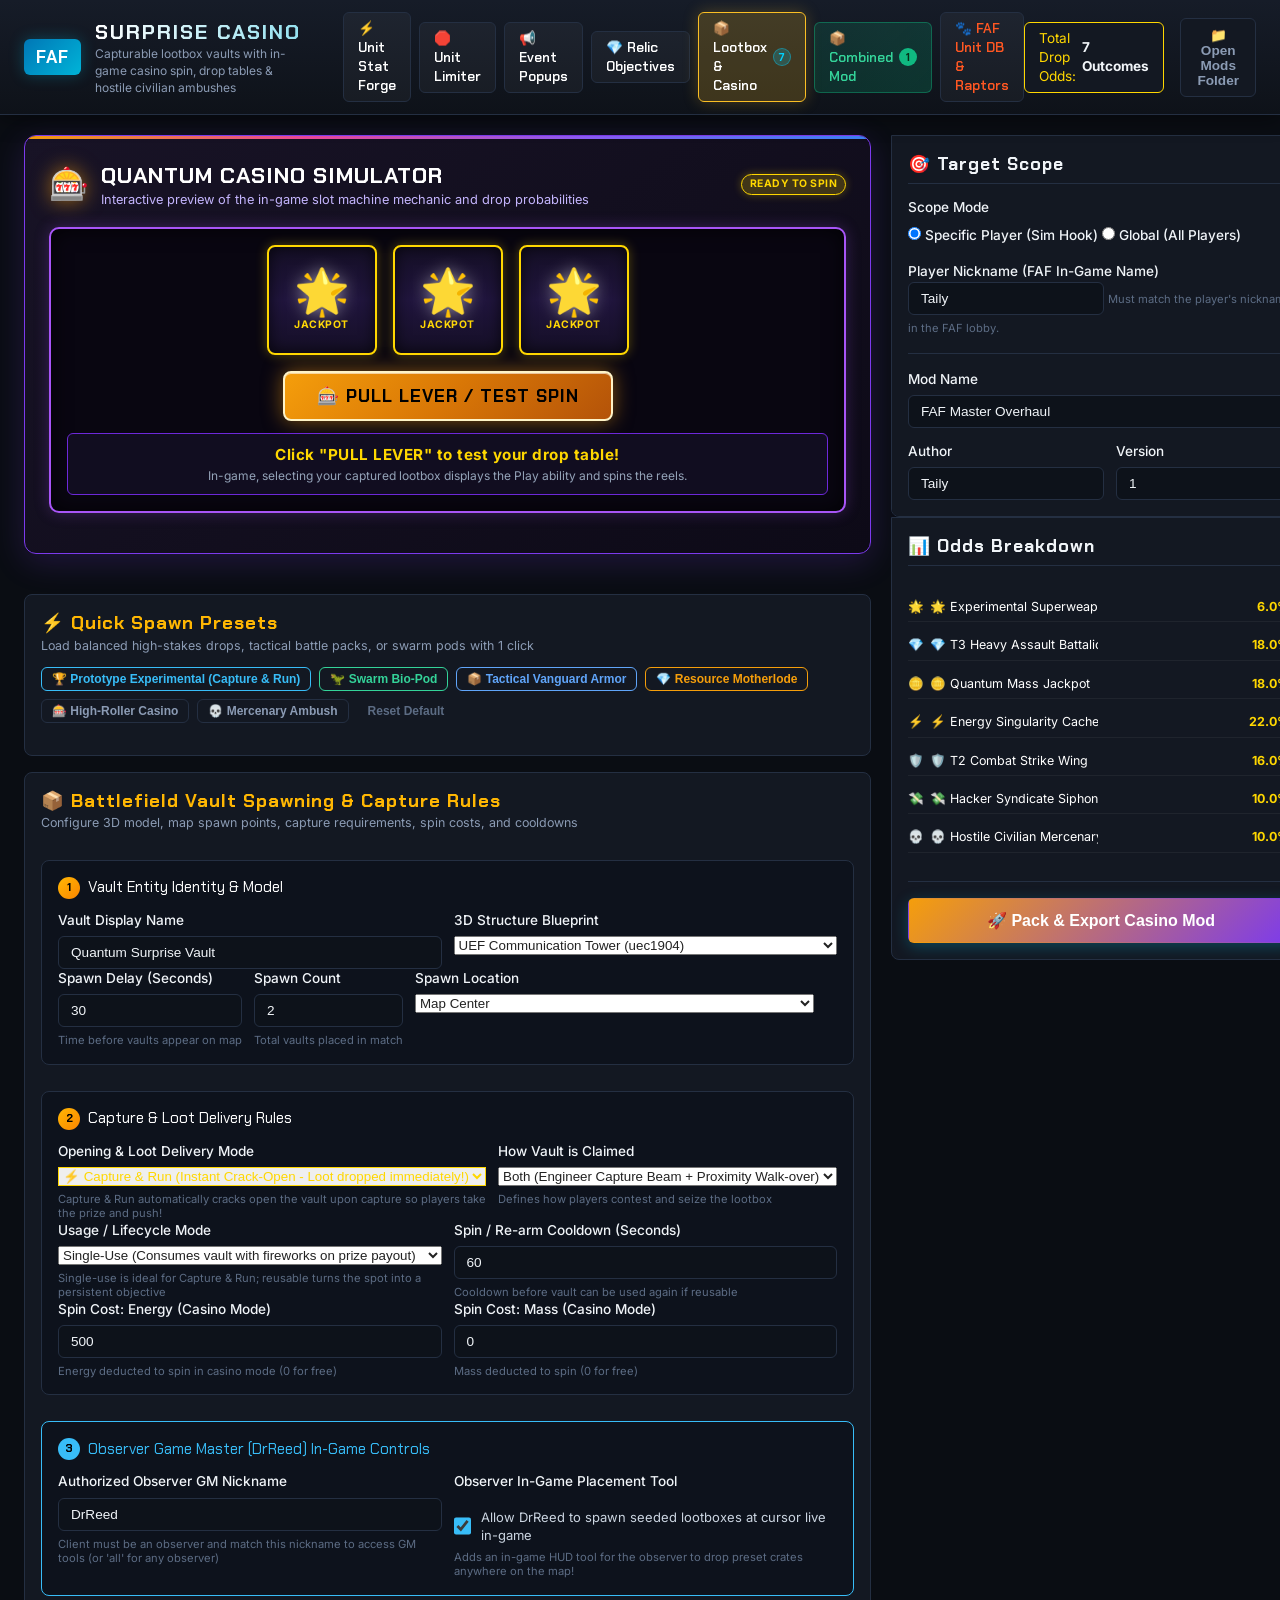
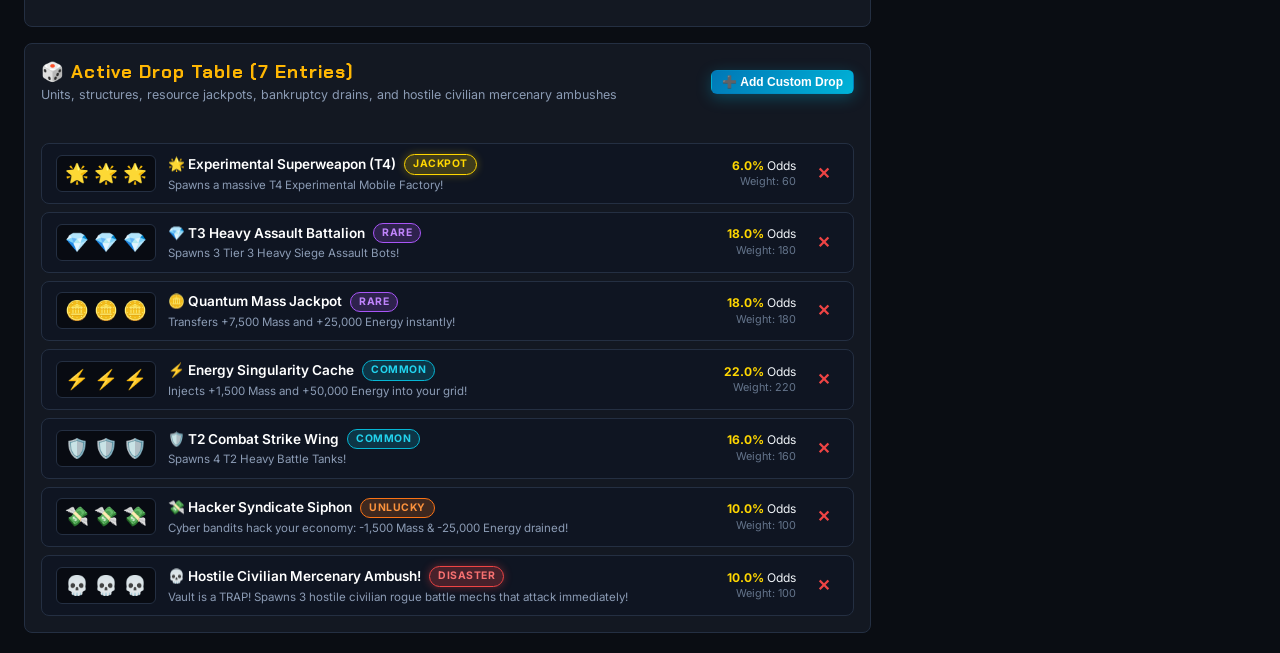
<file: templates/lootbox.html>
<!DOCTYPE html>
<html lang="en">
<head>
  <meta charset="UTF-8">
  <meta name="viewport" content="width=device-width, initial-scale=1.0">
  <title>FAF Mod Forge - Surprise Casino & Lootbox Engine</title>
  <link rel="stylesheet" href="/static/css/spooky.css">
  <link rel="stylesheet" href="/static/css/app.css">
  <link rel="preconnect" href="https://fonts.googleapis.com">
  <link rel="preconnect" href="https://fonts.gstatic.com" crossorigin>
  <link href="https://fonts.googleapis.com/css2?family=Chakra+Petch:wght@400;600;700&family=Inter:wght@400;500;600;700&display=swap" rel="stylesheet">
</head>
<body>
  <header class="app-header">
    <div class="header-left">
      <div class="logo-mark">FAF</div>
      <div>
        <h1 class="logo-title">SURPRISE CASINO</h1>
        <p class="logo-subtitle">Capturable lootbox vaults with in-game casino spin, drop tables & hostile civilian ambushes</p>
      </div>
      <nav class="nav-links">
        <a href="/" class="nav-link">⚡ Unit Stat Forge <span class="nav-badge" id="nav-count-buffs">0</span></a>
        <a href="/limits" class="nav-link limits">🛑 Unit Limiter <span class="nav-badge" id="nav-count-limits">0</span></a>
        <a href="/popups" class="nav-link popups">📢 Event Popups <span class="nav-badge" id="nav-count-popups">0</span></a>
        <a href="/relics" class="nav-link relics">💎 Relic Objectives <span class="nav-badge" id="nav-count-relics">0</span></a>
        <a href="/lootbox" class="nav-link active lootbox">📦 Lootbox & Casino <span class="nav-badge" id="nav-count-lootbox">0</span></a>
        <a href="/combined" class="nav-link combined">📦 Combined Mod <span class="nav-badge accent" id="nav-count-combined">0</span></a>
        <a href="/unitdb" class="nav-link" style="color: #ff5722; font-weight: 600;">🐾 FAF Unit DB & Raptors</a>
      </nav>
    </div>
    <div class="header-right">
      <div class="stats-badge" style="border-color: #ffd700;">
        <span class="badge-label" style="color: #ffd700;">Total Drop Odds:</span>
        <span class="badge-val" id="total-outcomes-count">0 Outcomes</span>
      </div>
      <button class="btn btn-secondary" id="btn-open-folder" title="Open Supreme Commander Mods directory in File Explorer">
        📁 Open Mods Folder
      </button>
    </div>
  </header>

  <div class="main-layout">
    <!-- Left Column: Casino Simulator, Presets, Settings & Drop Table -->
    <main class="content-panel">
      <!-- Section 1: Interactive In-Browser Slot Machine Simulator -->
      <section class="casino-machine-card">
        <div class="casino-header">
          <div class="casino-title-wrap">
            <span class="casino-icon">🎰</span>
            <div>
              <h2 class="casino-title">QUANTUM CASINO SIMULATOR</h2>
              <p class="casino-subtitle">Interactive preview of the in-game slot machine mechanic and drop probabilities</p>
            </div>
          </div>
          <div class="batch-actions">
            <span class="rarity-badge rarity-jackpot" id="sim-status-badge">READY TO SPIN</span>
          </div>
        </div>

        <div class="slot-machine-frame">
          <div class="reels-container">
            <div class="reel-box" id="reel-1">
              <span class="reel-icon" id="reel-icon-1">🌟</span>
              <span class="reel-label" id="reel-label-1">JACKPOT</span>
            </div>
            <div class="reel-box" id="reel-2">
              <span class="reel-icon" id="reel-icon-2">🌟</span>
              <span class="reel-label" id="reel-label-2">JACKPOT</span>
            </div>
            <div class="reel-box" id="reel-3">
              <span class="reel-icon" id="reel-icon-3">🌟</span>
              <span class="reel-label" id="reel-label-3">JACKPOT</span>
            </div>
          </div>

          <div class="machine-controls">
            <button class="btn-spin-lever" id="btn-sim-spin">
              <span>🎰 PULL LEVER / TEST SPIN</span>
            </button>
          </div>

          <div class="slot-result-banner" id="slot-result-banner">
            <div class="slot-result-title" id="slot-result-title" style="color: #ffd700;">Click "PULL LEVER" to test your drop table!</div>
            <div class="slot-result-desc" id="slot-result-desc">In-game, selecting your captured lootbox displays the Play ability and spins the reels.</div>
          </div>
        </div>
      </section>

      <!-- Section 2: Quick Casino & Lootbox Presets -->
      <section class="filters-card">
        <div class="relic-section-header">
          <div>
            <h2 class="relic-section-title">⚡ Quick Spawn Presets</h2>
            <p class="relic-section-subtitle">Load balanced high-stakes drops, tactical battle packs, or swarm pods with 1 click</p>
          </div>
          <div class="batch-actions" style="display: flex; flex-wrap: wrap; gap: 8px;">
            <button class="btn btn-sm btn-outline" id="btn-preset-prototype" style="border-color: #38bdf8; color: #38bdf8;">🏆 Prototype Experimental (Capture & Run)</button>
            <button class="btn btn-sm btn-outline" id="btn-preset-swarm" style="border-color: #34d399; color: #34d399;">🦖 Swarm Bio-Pod</button>
            <button class="btn btn-sm btn-outline" id="btn-preset-supply" style="border-color: #60a5fa; color: #60a5fa;">📦 Tactical Vanguard Armor</button>
            <button class="btn btn-sm btn-outline" id="btn-preset-motherlode" style="border-color: #f59e0b; color: #f59e0b;">💎 Resource Motherlode</button>
            <button class="btn btn-sm btn-outline" id="btn-preset-highroller">🎰 High-Roller Casino</button>
            <button class="btn btn-sm btn-outline" id="btn-preset-anarchy">💀 Mercenary Ambush</button>
            <button class="btn btn-sm btn-ghost" id="btn-reset-default">Reset Default</button>
          </div>
        </div>
      </section>

      <!-- Section 3: Lootbox Vault Spawning & In-Game Rules -->
      <section class="filters-card">
        <div class="relic-section-header">
          <div>
            <h2 class="relic-section-title">📦 Battlefield Vault Spawning & Capture Rules</h2>
            <p class="relic-section-subtitle">Configure 3D model, map spawn points, capture requirements, spin costs, and cooldowns</p>
          </div>
        </div>

        <div class="builder-step-card">
          <div class="builder-step-title">
            <span class="builder-step-num">1</span>
            <span>Vault Entity Identity & Model</span>
          </div>

          <div class="form-row">
            <div class="form-group half">
              <label for="lootbox-name">Vault Display Name</label>
              <input type="text" id="lootbox-name" value="Quantum Surprise Vault" placeholder="e.g. Galactic Casino Vault">
            </div>
            <div class="form-group half">
              <label for="lootbox-model">3D Structure Blueprint</label>
              <select id="lootbox-model" class="custom-select">
                <option value="uec1904" selected>UEF Communication Tower (uec1904)</option>
                <option value="uac1902">Aeon Ancient Network Node (uac1902)</option>
                <option value="urc1902">Cybran Quantum Spire (urc1902)</option>
                <option value="uec1401">High-Tech Civilian Bunker (uec1401)</option>
                <option value="uec0001">Civilian Supply Vehicle (uec0001)</option>
              </select>
            </div>
          </div>

          <div class="form-row">
            <div class="form-group third">
              <label for="lootbox-spawn-delay">Spawn Delay (Seconds)</label>
              <input type="number" id="lootbox-spawn-delay" value="30" min="0" max="1800" step="5">
              <span class="field-hint">Time before vaults appear on map</span>
            </div>
            <div class="form-group third">
              <label for="lootbox-spawn-count">Spawn Count</label>
              <input type="number" id="lootbox-spawn-count" value="2" min="1" max="8" step="1">
              <span class="field-hint">Total vaults placed in match</span>
            </div>
            <div class="form-group third">
              <label for="lootbox-loc-mode">Spawn Location</label>
              <select id="lootbox-loc-mode" class="custom-select">
                <option value="center" selected>Map Center</option>
                <option value="random_center">Scattered Around Center (Radius 40-90)</option>
                <option value="coords">Custom Coordinates (X / Z)</option>
                <option value="observer_only">Observer GM Placement Only (In-Game Placement by DrReed)</option>
              </select>
            </div>
          </div>

          <div class="form-row" id="group-custom-coords" style="display: none;">
            <div class="form-group half">
              <label for="lootbox-custom-x">Custom X Coordinate</label>
              <input type="number" id="lootbox-custom-x" value="256" min="0" max="2048">
            </div>
            <div class="form-group half">
              <label for="lootbox-custom-z">Custom Z Coordinate</label>
              <input type="number" id="lootbox-custom-z" value="256" min="0" max="2048">
            </div>
          </div>
        </div>

        <div class="builder-step-card">
          <div class="builder-step-title">
            <span class="builder-step-num">2</span>
            <span>Capture & Loot Delivery Rules</span>
          </div>

          <div class="form-row">
            <div class="form-group half">
              <label for="lootbox-open-mode">Opening & Loot Delivery Mode</label>
              <select id="lootbox-open-mode" class="custom-select" style="border-color: #ffd700; color: #ffd700;">
                <option value="instant_crack" selected>⚡ Capture & Run (Instant Crack-Open - Loot dropped immediately!)</option>
                <option value="interactive">🎰 Contested Interactive Casino (Claim to own, then pull lever)</option>
              </select>
              <span class="field-hint">Capture & Run automatically cracks open the vault upon capture so players take the prize and push!</span>
            </div>

            <div class="form-group half">
              <label for="lootbox-claim-mode">How Vault is Claimed</label>
              <select id="lootbox-claim-mode" class="custom-select">
                <option value="both" selected>Both (Engineer Capture Beam + Proximity Walk-over)</option>
                <option value="capture">Engineer / ACU Capture Beam Only</option>
                <option value="proximity">Combat Unit / Walk-over Proximity Only</option>
              </select>
              <span class="field-hint">Defines how players contest and seize the lootbox</span>
            </div>
          </div>

          <div class="form-row">
            <div class="form-group half">
              <label for="lootbox-respawn-mode">Usage / Lifecycle Mode</label>
              <select id="lootbox-respawn-mode" class="custom-select">
                <option value="single_use" selected>Single-Use (Consumes vault with fireworks on prize payout)</option>
                <option value="reusable">Reusable (Cooldown between spins/drops)</option>
              </select>
              <span class="field-hint">Single-use is ideal for Capture & Run; reusable turns the spot into a persistent objective</span>
            </div>

            <div class="form-group half">
              <label for="lootbox-cooldown">Spin / Re-arm Cooldown (Seconds)</label>
              <input type="number" id="lootbox-cooldown" value="60" min="5" max="600" step="5">
              <span class="field-hint">Cooldown before vault can be used again if reusable</span>
            </div>
          </div>

          <div class="form-row" id="row-casino-costs">
            <div class="form-group half">
              <label for="lootbox-cost-energy">Spin Cost: Energy (Casino Mode)</label>
              <input type="number" id="lootbox-cost-energy" value="500" min="0" max="100000" step="100">
              <span class="field-hint">Energy deducted to spin in casino mode (0 for free)</span>
            </div>
            <div class="form-group half">
              <label for="lootbox-cost-mass">Spin Cost: Mass (Casino Mode)</label>
              <input type="number" id="lootbox-cost-mass" value="0" min="0" max="10000" step="50">
              <span class="field-hint">Mass deducted to spin (0 for free)</span>
            </div>
          </div>
        </div>

        <div class="builder-step-card" style="border-color: #38bdf8;">
          <div class="builder-step-title" style="color: #38bdf8;">
            <span class="builder-step-num" style="background: #38bdf8;">3</span>
            <span>Observer Game Master (DrReed) In-Game Controls</span>
          </div>

          <div class="form-row">
            <div class="form-group half">
              <label for="observer-gm-name">Authorized Observer GM Nickname</label>
              <input type="text" id="observer-gm-name" value="DrReed" placeholder="e.g. DrReed, or 'all'">
              <span class="field-hint">Client must be an observer and match this nickname to access GM tools (or 'all' for any observer)</span>
            </div>
            <div class="form-group half">
              <label for="observer-gm-placement">Observer In-Game Placement Tool</label>
              <div style="display: flex; align-items: center; gap: 10px; margin-top: 10px;">
                <input type="checkbox" id="observer-gm-placement" checked style="width: 20px; height: 20px; accent-color: #38bdf8;">
                <span style="font-size: 13px; color: #cbd5e1;">Allow DrReed to spawn seeded lootboxes at cursor live in-game</span>
              </div>
              <span class="field-hint">Adds an in-game HUD tool for the observer to drop preset crates anywhere on the map!</span>
            </div>
          </div>
        </div>
      </section>

      <!-- Section 4: Drop Table Entries & Odds -->
      <section class="filters-card">
        <div class="relic-section-header">
          <div>
            <h2 class="relic-section-title">🎲 Active Drop Table (<span id="drop-items-count">7</span> Entries)</h2>
            <p class="relic-section-subtitle">Units, structures, resource jackpots, bankruptcy drains, and hostile civilian mercenary ambushes</p>
          </div>
          <button class="btn btn-sm btn-primary" id="btn-toggle-add-drop">➕ Add Custom Drop</button>
        </div>

        <!-- Add Custom Drop Modal / Drawer -->
        <div class="builder-step-card" id="form-add-drop" style="display: none; border-color: #ffd700;">
          <div class="builder-step-title" style="color: #ffd700;">
            <span>✨ Add Custom Outcome to Drop Table</span>
          </div>

          <div class="form-row">
            <div class="form-group half">
              <label for="drop-name">Outcome Display Name</label>
              <input type="text" id="drop-name" placeholder="e.g. Rogue Colossus Ambush, Energy Vault">
            </div>
            <div class="form-group half">
              <label for="drop-type">Outcome Mechanic Type</label>
              <select id="drop-type" class="custom-select">
                <option value="spawn_unit" selected>🤖 Spawn Friendly Unit</option>
                <option value="spawn_structure">🏰 Spawn Friendly Structure</option>
                <option value="spawn_hostile">💀 Spawn Hostile Civilian / Rogue Enemy (Ambush!)</option>
                <option value="give_resources">💰 Give Resources (+Mass / +Energy Jackpot)</option>
                <option value="take_resources">💸 Take Resources (Syndicate Heist / Drain)</option>
                <option value="explosion_trap">💥 Booby Trap Shockwave Explosion</option>
              </select>
            </div>
          </div>

          <div class="form-row" id="row-unit-config">
            <div class="form-group half">
              <label for="drop-unit-id">Unit / Structure Blueprint ID</label>
              <input type="text" id="drop-unit-id" value="uel0401" placeholder="e.g. uel0401, url0303, ueb2301">
              <span class="field-hint">Any valid FAF unit blueprint ID</span>
            </div>
            <div class="form-group half">
              <label for="drop-unit-count">Spawn Count</label>
              <input type="number" id="drop-unit-count" value="1" min="1" max="20" step="1">
            </div>
          </div>

          <div class="form-row" id="row-resource-config" style="display: none;">
            <div class="form-group half">
              <label for="drop-mass">Mass Amount</label>
              <input type="number" id="drop-mass" value="5000" min="0" step="500">
            </div>
            <div class="form-group half">
              <label for="drop-energy">Energy Amount</label>
              <input type="number" id="drop-energy" value="50000" min="0" step="5000">
            </div>
          </div>

          <div class="form-row">
            <div class="form-group third">
              <label for="drop-rarity">Rarity Category</label>
              <select id="drop-rarity" class="custom-select">
                <option value="jackpot">🌟 Jackpot (Grand Prize)</option>
                <option value="rare" selected>💎 Rare (High Value)</option>
                <option value="common">🪙 Common (Standard)</option>
                <option value="unlucky">💸 Unlucky (Resource Drain)</option>
                <option value="disaster">💀 Disaster (Hostile Ambush)</option>
              </select>
            </div>
            <div class="form-group third">
              <label for="drop-weight">Pool Weight (Relative Odds)</label>
              <input type="number" id="drop-weight" value="100" min="1" max="1000" step="10">
              <span class="field-hint">Higher weight = higher spin probability</span>
            </div>
            <div class="form-group third">
              <label for="drop-reels">Reel Icon Symbol</label>
              <input type="text" id="drop-reels" value="💎" maxlength="4">
              <span class="field-hint">Emoji symbol shown on slot reel</span>
            </div>
          </div>

          <div class="form-group">
            <label for="drop-desc">Outcome Alert Description</label>
            <input type="text" id="drop-desc" placeholder="Notification message announced when rolled">
          </div>

          <div style="display: flex; gap: 10px; justify-content: flex-end; margin-top: 10px;">
            <button class="btn btn-sm btn-ghost" id="btn-cancel-add-drop">Cancel</button>
            <button class="btn btn-sm btn-primary" id="btn-save-custom-drop">Add to Drop Table</button>
          </div>
        </div>

        <!-- Rendered list of drop table entries -->
        <div class="drop-table-grid" id="drop-table-container">
          <!-- Populated by lootbox.js -->
        </div>
      </section>
    </main>

    <!-- Right Column: Sidebar & Export Mod -->
    <aside class="sidebar-panel">
      <!-- Target Scope Card -->
      <div class="sidebar-card">
        <h2 class="sidebar-title">🎯 Target Scope</h2>
        <div class="form-group">
          <label>Scope Mode</label>
          <div class="radio-group vertical">
            <label class="radio-label">
              <input type="radio" name="scope-mode" value="player" checked>
              <span>Specific Player (Sim Hook)</span>
            </label>
            <label class="radio-label">
              <input type="radio" name="scope-mode" value="global">
              <span>Global (All Players)</span>
            </label>
          </div>
        </div>

        <div class="form-group" id="group-player-name">
          <label for="input-player-name">Player Nickname (FAF In-Game Name)</label>
          <input type="text" id="input-player-name" value="Taily" placeholder="Exact FAF lobby name">
          <span class="field-hint">Must match the player's nickname in the FAF lobby.</span>
        </div>

        <hr class="divider">

        <div class="form-group">
          <label for="input-mod-name">Mod Name</label>
          <input type="text" id="input-mod-name" value="Surprise Casino Lootbox" placeholder="e.g. Surprise Casino Lootbox">
        </div>

        <div class="form-row">
          <div class="form-group half">
            <label for="input-author">Author</label>
            <input type="text" id="input-author" value="User" placeholder="Your name">
          </div>
          <div class="form-group half">
            <label for="input-version">Version</label>
            <input type="number" id="input-version" value="1" min="1" step="1">
          </div>
        </div>
      </div>

      <!-- Drop Table Summary Card -->
      <div class="sidebar-card">
        <h2 class="sidebar-title" style="margin-bottom: 0;">📊 Odds Breakdown</h2>
        <div class="active-rules-container" id="odds-breakdown-container" style="max-height: 280px; margin-top: 12px;">
          <!-- Populated dynamically -->
        </div>

        <hr class="divider">

        <!-- Export Action -->
        <div class="export-section">
          <button class="btn btn-primary btn-block btn-lg" id="btn-export-lootbox" style="background: linear-gradient(135deg, #f59e0b 0%, #7c3aed 100%);">
            🚀 Pack & Export Casino Mod
          </button>
        </div>

        <div id="export-feedback" class="feedback-card" style="display: none;"></div>
      </div>
    </aside>
  </div>

  <!-- Notification Toast -->
  <div id="toast" class="toast"></div>

  <script src="/static/js/forge-store.js"></script>
  <script src="/static/js/lootbox.js"></script>
</body>
</html>
</file>
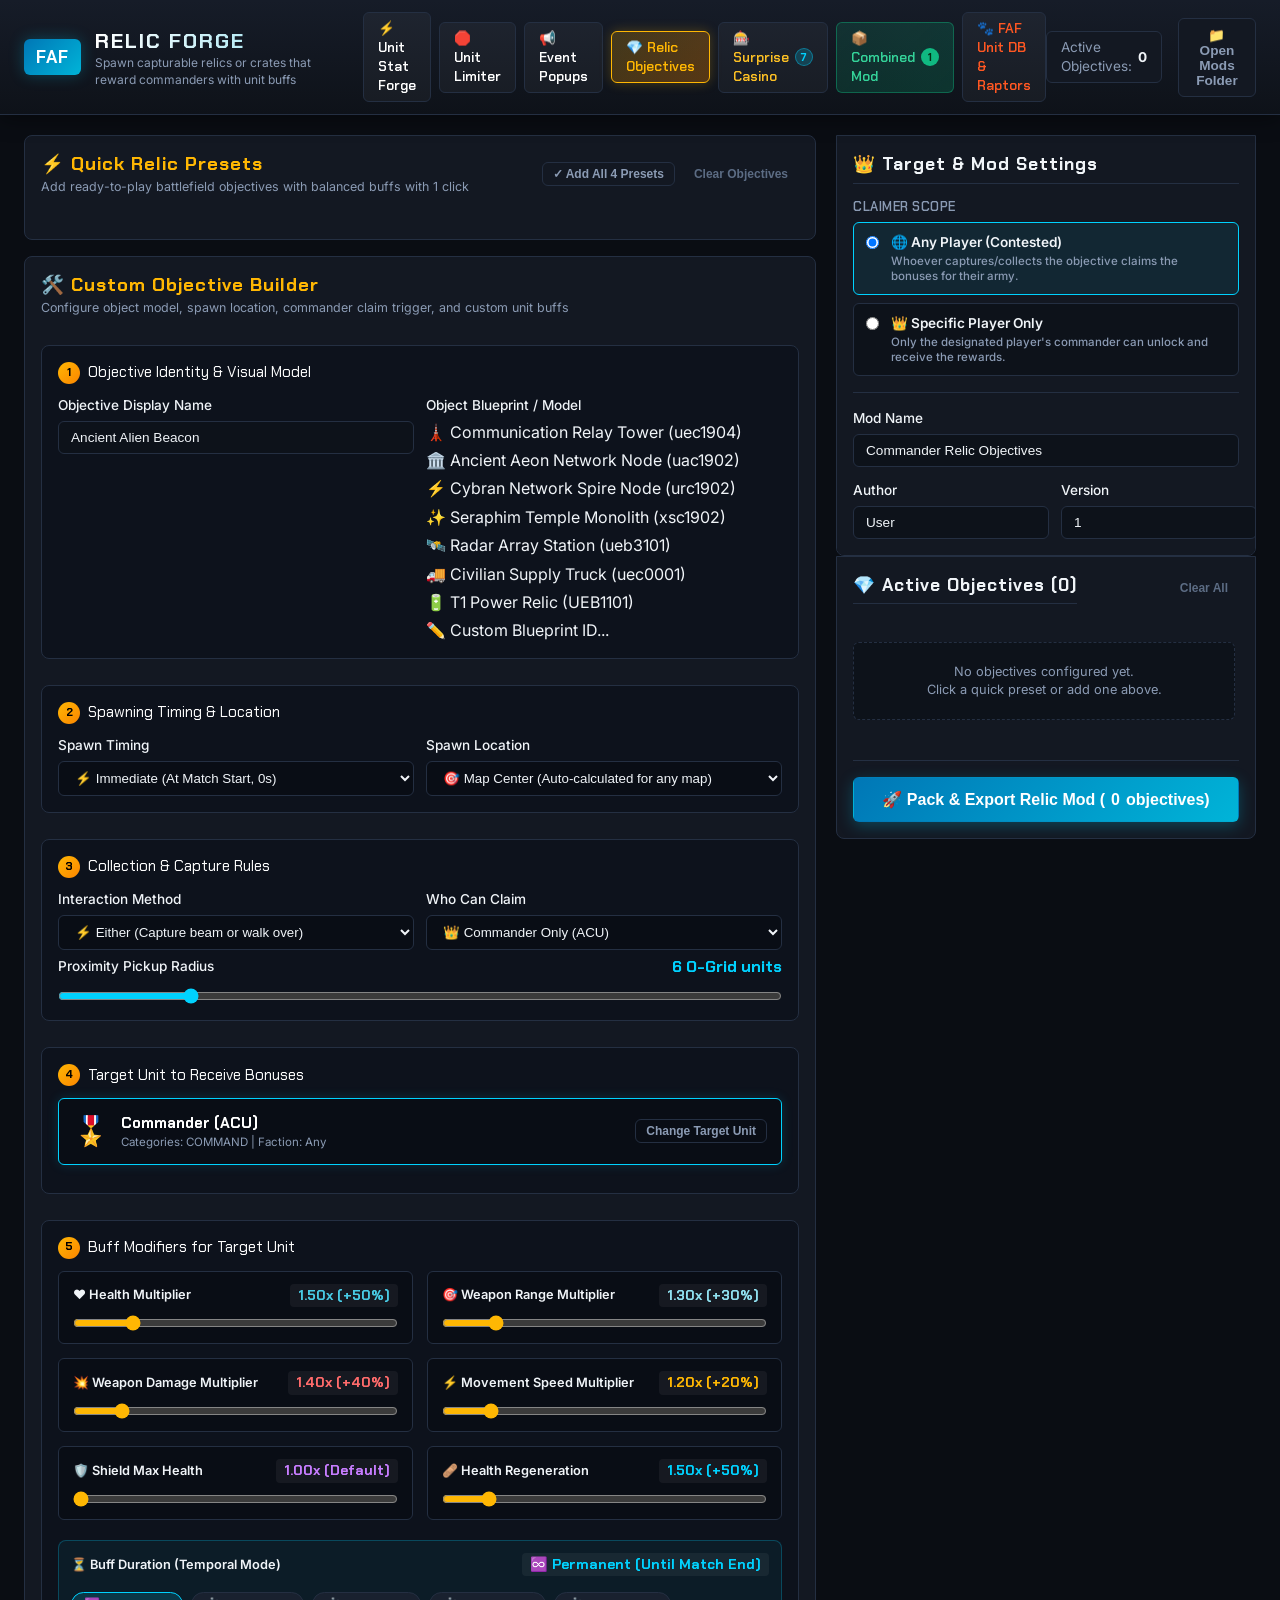
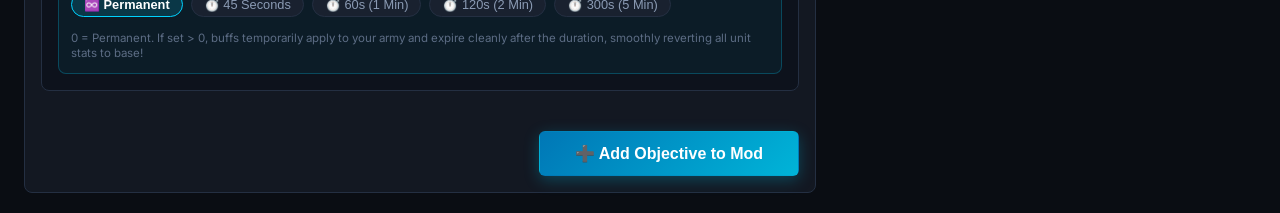
<file: templates/relics.html>
<!DOCTYPE html>
<html lang="en">
<head>
  <meta charset="UTF-8">
  <meta name="viewport" content="width=device-width, initial-scale=1.0">
  <title>FAF Mod Forge - Relic & Crate Objectives</title>
  <link rel="stylesheet" href="/static/css/spooky.css">
  <link rel="stylesheet" href="/static/css/app.css">
  <link rel="preconnect" href="https://fonts.googleapis.com">
  <link rel="preconnect" href="https://fonts.gstatic.com" crossorigin>
  <link href="https://fonts.googleapis.com/css2?family=Chakra+Petch:wght@400;600;700&family=Inter:wght@400;500;600;700&display=swap" rel="stylesheet">
</head>
<body>
  <header class="app-header">
    <div class="header-left">
      <div class="logo-mark">FAF</div>
      <div>
        <h1 class="logo-title">RELIC FORGE</h1>
        <p class="logo-subtitle">Spawn capturable relics or crates that reward commanders with unit buffs</p>
      </div>
      <nav class="nav-links">
        <a href="/" class="nav-link">⚡ Unit Stat Forge <span class="nav-badge" id="nav-count-buffs">0</span></a>
        <a href="/limits" class="nav-link limits">🛑 Unit Limiter <span class="nav-badge" id="nav-count-limits">0</span></a>
        <a href="/popups" class="nav-link popups">📢 Event Popups <span class="nav-badge" id="nav-count-popups">0</span></a>
        <a href="/relics" class="nav-link active relics">💎 Relic Objectives <span class="nav-badge" id="nav-count-relics">0</span></a>
        <a href="/lootbox" class="nav-link lootbox">🎰 Surprise Casino <span class="nav-badge" id="nav-count-lootbox">0</span></a>
        <a href="/combined" class="nav-link combined">📦 Combined Mod <span class="nav-badge accent" id="nav-count-combined">0</span></a>
        <a href="/unitdb" class="nav-link" style="color: #ff5722; font-weight: 600;">🐾 FAF Unit DB & Raptors</a>
      </nav>
    </div>
    <div class="header-right">
      <div class="stats-badge">
        <span class="badge-label">Active Objectives:</span>
        <span class="badge-val" id="total-objectives-count">0</span>
      </div>
      <button class="btn btn-secondary" id="btn-open-folder" title="Open Supreme Commander Mods directory in File Explorer">
        📁 Open Mods Folder
      </button>
    </div>
  </header>

  <div class="main-layout">
    <!-- Left Column: Presets & Custom Objective Builder -->
    <main class="content-panel">
      <!-- Section 1: Presets -->
      <section class="filters-card">
        <div class="relic-section-header">
          <div>
            <h2 class="relic-section-title">⚡ Quick Relic Presets</h2>
            <p class="relic-section-subtitle">Add ready-to-play battlefield objectives with balanced buffs with 1 click</p>
          </div>
          <div class="batch-actions">
            <button class="btn btn-sm btn-outline" id="btn-add-all-presets">✓ Add All 4 Presets</button>
            <button class="btn btn-sm btn-ghost" id="btn-clear-presets">Clear Objectives</button>
          </div>
        </div>

        <div class="relic-preset-grid" id="relic-preset-grid">
          <!-- Populated by relics.js with Center Beacon, Ancient Relic, Quantum Core, Supply Depot -->
        </div>
      </section>

      <!-- Section 2: Custom Objective Builder -->
      <section class="filters-card">
        <div class="relic-section-header">
          <div>
            <h2 class="relic-section-title">🛠️ Custom Objective Builder</h2>
            <p class="relic-section-subtitle">Configure object model, spawn location, commander claim trigger, and custom unit buffs</p>
          </div>
        </div>

        <!-- Step 1: Objective Identity & Visual Model -->
        <div class="builder-step-card">
          <div class="builder-step-title">
            <span class="builder-step-num">1</span>
            <span>Objective Identity & Visual Model</span>
          </div>

          <div class="form-row">
            <div class="form-group half">
              <label for="obj-name">Objective Display Name</label>
              <input type="text" id="obj-name" value="Ancient Alien Beacon" placeholder="e.g. Center Relic, Quantum Cache">
            </div>

            <div class="form-group half">
              <label for="obj-model-select">Object Blueprint / Model</label>
                <option value="uec1904" selected>🗼 Communication Relay Tower (uec1904)</option>
                <option value="uac1902">🏛️ Ancient Aeon Network Node (uac1902)</option>
                <option value="urc1902">⚡ Cybran Network Spire Node (urc1902)</option>
                <option value="xsc1902">✨ Seraphim Temple Monolith (xsc1902)</option>
                <option value="ueb3101">🛰️ Radar Array Station (ueb3101)</option>
                <option value="uec0001">🚚 Civilian Supply Truck (uec0001)</option>
                <option value="UEB1101">🔋 T1 Power Relic (UEB1101)</option>
                <option value="custom">✏️ Custom Blueprint ID...</option>
              </select>
            </div>
          </div>

          <div class="form-group" id="group-custom-blueprint" style="display: none; margin-top: 8px;">
            <label for="obj-custom-bp">Custom Blueprint ID (from game files or units)</label>
            <input type="text" id="obj-custom-bp" placeholder="e.g. uec1901 or UEL0106">
          </div>
        </div>

        <!-- Step 2: Spawning & Location -->
        <div class="builder-step-card">
          <div class="builder-step-title">
            <span class="builder-step-num">2</span>
            <span>Spawning Timing & Location</span>
          </div>

          <div class="form-row">
            <div class="form-group half">
              <label for="obj-timing">Spawn Timing</label>
              <select id="obj-timing" class="form-control" style="background: #090d15; border: 1px solid var(--border-color); color: var(--text-main); padding: 8px 12px; border-radius: 6px; width: 100%;">
                <option value="0">⚡ Immediate (At Match Start, 0s)</option>
                <option value="60">⏳ 1 Minute into match (60s)</option>
                <option value="120">⏳ 2 Minutes into match (120s)</option>
                <option value="300">⏳ 5 Minutes into match (300s)</option>
                <option value="600">⏳ 10 Minutes into match (600s)</option>
              </select>
            </div>

            <div class="form-group half">
              <label for="obj-location-mode">Spawn Location</label>
              <select id="obj-location-mode" class="form-control" style="background: #090d15; border: 1px solid var(--border-color); color: var(--text-main); padding: 8px 12px; border-radius: 6px; width: 100%;">
                <option value="center">🎯 Map Center (Auto-calculated for any map)</option>
                <option value="random_center">🎲 Random near Center (40–90 distance)</option>
                <option value="coords">📍 Custom Coordinates (X, Z)</option>
              </select>
            </div>
          </div>

          <div class="form-row" id="group-custom-coords" style="display: none; margin-top: 8px;">
            <div class="form-group half">
              <label for="obj-coord-x">Coordinate X</label>
              <input type="number" id="obj-coord-x" value="256" step="10">
            </div>
            <div class="form-group half">
              <label for="obj-coord-z">Coordinate Z</label>
              <input type="number" id="obj-coord-z" value="256" step="10">
            </div>
          </div>
        </div>

        <!-- Step 3: Claim Trigger & Interaction -->
        <div class="builder-step-card">
          <div class="builder-step-title">
            <span class="builder-step-num">3</span>
            <span>Collection & Capture Rules</span>
          </div>

          <div class="form-row">
            <div class="form-group half">
              <label for="obj-trigger-type">Interaction Method</label>
              <select id="obj-trigger-type" class="form-control" style="background: #090d15; border: 1px solid var(--border-color); color: var(--text-main); padding: 8px 12px; border-radius: 6px; width: 100%;">
                <option value="capture">📡 Capture Beam (Engineer/Commander captures structure)</option>
                <option value="walkover">🚶 Proximity Pickup (Walk/Drive near the crate)</option>
                <option value="both" selected>⚡ Either (Capture beam or walk over)</option>
              </select>
            </div>

            <div class="form-group half">
              <label for="obj-claimer">Who Can Claim</label>
              <select id="obj-claimer" class="form-control" style="background: #090d15; border: 1px solid var(--border-color); color: var(--text-main); padding: 8px 12px; border-radius: 6px; width: 100%;">
                <option value="commander" selected>👑 Commander Only (ACU)</option>
                <option value="subcommander">🎖️ Commander or Support Commander (sACU)</option>
                <option value="any">👥 Any Unit (Combat unit, Engineer, ACU)</option>
              </select>
            </div>
          </div>

          <div class="form-group" id="group-pickup-radius" style="margin-top: 6px;">
            <div style="display: flex; justify-content: space-between; align-items: center; margin-bottom: 4px;">
              <label for="obj-pickup-radius" style="margin-bottom: 0;">Proximity Pickup Radius</label>
              <span id="radius-val" style="font-family: 'Chakra Petch', monospace; color: var(--accent-cyan); font-weight: 700;">6 O-Grid units</span>
            </div>
            <input type="range" id="obj-pickup-radius" min="3" max="20" value="6" step="1" style="width: 100%; accent-color: var(--accent-cyan);">
          </div>
        </div>

        <!-- Step 4: Target Unit to Buff -->
        <div class="builder-step-card">
          <div class="builder-step-title">
            <span class="builder-step-num">4</span>
            <span>Target Unit to Receive Bonuses</span>
          </div>

          <!-- Current Selected Target Display -->
          <div class="target-preview-box" id="target-preview-box">
            <div class="target-preview-left">
              <div class="target-preview-icon" id="preview-icon">🎖️</div>
              <div>
                <div class="target-preview-name" id="preview-name">Commander (ACU)</div>
                <div class="target-preview-meta" id="preview-meta">Categories: COMMAND | Faction: Any</div>
              </div>
            </div>
            <button class="btn btn-sm btn-outline" id="btn-choose-unit-toggle">Change Target Unit</button>
          </div>

          <!-- Unit Selector Panel (collapsible or toggleable) -->
          <div id="unit-selector-panel" style="display: none; background: #080c14; border: 1px solid var(--border-color); border-radius: 6px; padding: 12px; margin-top: 10px;">
            <div class="filter-row search-row" style="margin-bottom: 10px;">
              <div class="search-box">
                <span class="search-icon">🔍</span>
                <input type="text" id="target-unit-search" placeholder="Search across 503 units (e.g. Mantis, Striker, Fatboy, Megalith, ACU)...">
                <button id="clear-target-search" class="btn-clear" style="display: none;">✕</button>
              </div>
            </div>

            <!-- Quick Category Target Buttons -->
            <div style="margin-bottom: 10px; display: flex; flex-wrap: wrap; gap: 6px; align-items: center;">
              <span style="font-size: 0.72rem; color: var(--text-muted); font-weight: 600;">Or Pick Category:</span>
              <button class="chip active category-chip" data-cat="categories.COMMAND" data-name="Commander (ACU)">👑 Commander (ACU)</button>
              <button class="chip category-chip" data-cat="categories.LAND * categories.TECH1 * (categories.DIRECTFIRE + categories.INDIRECTFIRE + categories.ANTIAIR)" data-name="All T1 Combat Units (Tanks, Arty, AA)">🛡️ All T1 Combat (Tanks/Arty/AA)</button>
              <button class="chip category-chip" data-cat="categories.EXPERIMENTAL" data-name="All Experimentals (T4)">🚀 All Experimentals</button>
              <button class="chip category-chip" data-cat="categories.LAND * categories.TECH1" data-name="All T1 Land Units">🚜 All T1 Land</button>
              <button class="chip category-chip" data-cat="categories.LAND * categories.TECH3" data-name="All T3 Land Units">⚔️ All T3 Land</button>
              <button class="chip category-chip" data-cat="categories.AIR" data-name="All Air Units">✈️ All Air</button>
              <button class="chip category-chip" data-cat="categories.ARTILLERY" data-name="All Artillery">🎯 All Artillery</button>
            </div>

            <!-- Filters -->
            <div class="filter-row filter-chips-row">
              <div class="filter-group">
                <span class="filter-group-title">Faction:</span>
                <div class="chips-container" id="target-faction-chips">
                  <button class="chip active" data-filter="faction" data-val="ALL">All</button>
                  <button class="chip uef" data-filter="faction" data-val="UEF">UEF</button>
                  <button class="chip cybran" data-filter="faction" data-val="Cybran">Cybran</button>
                  <button class="chip aeon" data-filter="faction" data-val="Aeon">Aeon</button>
                  <button class="chip seraphim" data-filter="faction" data-val="Seraphim">Seraphim</button>
                  <button class="chip nomads" data-filter="faction" data-val="Nomads">Nomads</button>
                </div>
              </div>

              <div class="filter-group">
                <span class="filter-group-title">Tier:</span>
                <div class="chips-container" id="target-tech-chips">
                  <button class="chip active" data-filter="tech" data-val="ALL">All</button>
                  <button class="chip" data-filter="tech" data-val="T1">T1</button>
                  <button class="chip" data-filter="tech" data-val="T2">T2</button>
                  <button class="chip" data-filter="tech" data-val="T3">T3</button>
                  <button class="chip exp" data-filter="tech" data-val="EXP">EXP</button>
                </div>
              </div>

              <div class="filter-group">
                <span class="filter-group-title">Type:</span>
                <div class="chips-container" id="target-type-chips">
                  <button class="chip active" data-filter="type" data-val="ALL">All</button>
                  <button class="chip" data-filter="type" data-val="LAND">Land</button>
                  <button class="chip" data-filter="type" data-val="AIR">Air</button>
                  <button class="chip" data-filter="type" data-val="NAVAL">Naval</button>
                  <button class="chip" data-filter="type" data-val="STRUCTURE">Structure</button>
                  <button class="chip" data-filter="type" data-val="DEFENSE">Defense</button>
                </div>
              </div>
            </div>

            <!-- Mini Unit Grid -->
            <div class="unit-grid" id="target-unit-grid" style="max-height: 340px; overflow-y: auto; margin-top: 10px;">
              <!-- Populated dynamically -->
            </div>
          </div>
        </div>

        <!-- Step 5: Buff Modifiers -->
        <div class="builder-step-card">
          <div class="builder-step-title">
            <span class="builder-step-num">5</span>
            <span>Buff Modifiers for Target Unit</span>
          </div>

          <div class="buff-sliders-grid">
            <!-- Health Multiplier -->
            <div class="buff-slider-item">
              <div class="buff-slider-header">
                <span class="buff-slider-label">❤️ Health Multiplier</span>
                <span class="buff-slider-value" id="val-hp" style="color: #48cae4;">1.50x (+50%)</span>
              </div>
              <input type="range" id="slider-hp" class="buff-slider-input" min="1.0" max="4.0" step="0.05" value="1.50">
            </div>

            <!-- Weapon Range Multiplier -->
            <div class="buff-slider-item">
              <div class="buff-slider-header">
                <span class="buff-slider-label">🎯 Weapon Range Multiplier</span>
                <span class="buff-slider-value" id="val-range" style="color: #90e0ef;">1.30x (+30%)</span>
              </div>
              <input type="range" id="slider-range" class="buff-slider-input" min="1.0" max="3.0" step="0.05" value="1.30">
            </div>

            <!-- Weapon Damage Multiplier -->
            <div class="buff-slider-item">
              <div class="buff-slider-header">
                <span class="buff-slider-label">💥 Weapon Damage Multiplier</span>
                <span class="buff-slider-value" id="val-damage" style="color: #ff6b6b;">1.40x (+40%)</span>
              </div>
              <input type="range" id="slider-damage" class="buff-slider-input" min="1.0" max="4.0" step="0.05" value="1.40">
            </div>

            <!-- Movement Speed Multiplier -->
            <div class="buff-slider-item">
              <div class="buff-slider-header">
                <span class="buff-slider-label">⚡ Movement Speed Multiplier</span>
                <span class="buff-slider-value" id="val-speed" style="color: #ffb703;">1.20x (+20%)</span>
              </div>
              <input type="range" id="slider-speed" class="buff-slider-input" min="1.0" max="2.5" step="0.05" value="1.20">
            </div>

            <!-- Shield Multiplier -->
            <div class="buff-slider-item">
              <div class="buff-slider-header">
                <span class="buff-slider-label">🛡️ Shield Max Health</span>
                <span class="buff-slider-value" id="val-shield" style="color: #c77dff;">1.00x (Default)</span>
              </div>
              <input type="range" id="slider-shield" class="buff-slider-input" min="1.0" max="3.0" step="0.05" value="1.00">
            </div>

            <!-- Health Regen Multiplier -->
            <div class="buff-slider-item">
              <div class="buff-slider-header">
                <span class="buff-slider-label">🩹 Health Regeneration</span>
                <span class="buff-slider-value" id="val-regen" style="color: #00d2ff;">1.50x (+50%)</span>
              </div>
              <input type="range" id="slider-regen" class="buff-slider-input" min="1.0" max="5.0" step="0.1" value="1.50">
            </div>

            <!-- Buff Duration (Temporal Mode) -->
            <div class="buff-slider-item" style="grid-column: 1 / -1; margin-top: 6px; padding: 12px; background: rgba(0, 210, 255, 0.05); border: 1px solid rgba(0, 210, 255, 0.25); border-radius: 8px;">
              <div class="buff-slider-header">
                <span class="buff-slider-label">⏳ Buff Duration (Temporal Mode)</span>
                <span class="buff-slider-value" id="val-duration" style="color: #00d2ff; font-weight: 700;">♾️ Permanent (Until Match End)</span>
              </div>
              <div style="display: flex; gap: 8px; margin-top: 8px; flex-wrap: wrap;">
                <button type="button" class="chip active duration-chip" data-sec="0">♾️ Permanent</button>
                <button type="button" class="chip duration-chip" data-sec="45">⏱️ 45 Seconds</button>
                <button type="button" class="chip duration-chip" data-sec="60">⏱️ 60s (1 Min)</button>
                <button type="button" class="chip duration-chip" data-sec="120">⏱️ 120s (2 Min)</button>
                <button type="button" class="chip duration-chip" data-sec="300">⏱️ 300s (5 Min)</button>
              </div>
              <input type="hidden" id="input-buff-duration" value="0">
              <span class="field-hint" style="margin-top: 6px; display: block; color: var(--text-dim); font-size: 0.72rem;">
                0 = Permanent. If set > 0, buffs temporarily apply to your army and expire cleanly after the duration, smoothly reverting all unit stats to base!
              </span>
            </div>
          </div>
        </div>

        <div style="margin-top: 14px; text-align: right;">
          <button class="btn btn-primary btn-lg" id="btn-add-objective" style="min-width: 260px;">
            ➕ Add Objective to Mod
          </button>
        </div>
      </section>
    </main>

    <!-- Right Column: Settings & Active Objectives Summary -->
    <aside class="sidebar-panel">
      <!-- Target Player & Scope Setup -->
      <div class="sidebar-card">
        <h2 class="sidebar-title">👑 Target & Mod Settings</h2>

        <div class="form-group">
          <label class="section-label">Claimer Scope</label>
          <div class="scope-options">
            <label class="scope-radio-card active" id="card-scope-global">
              <input type="radio" name="target-scope" value="global" checked>
              <div class="scope-radio-content">
                <div class="scope-radio-title">🌐 Any Player (Contested)</div>
                <div class="scope-radio-desc">Whoever captures/collects the objective claims the bonuses for their army.</div>
              </div>
            </label>

            <label class="scope-radio-card" id="card-scope-player">
              <input type="radio" name="target-scope" value="player">
              <div class="scope-radio-content">
                <div class="scope-radio-title">👑 Specific Player Only</div>
                <div class="scope-radio-desc">Only the designated player's commander can unlock and receive the rewards.</div>
              </div>
            </label>
          </div>
        </div>

        <div class="form-group" id="group-player-name" style="display: none;">
          <label for="input-player-name">Player Nickname (FAF In-Game Name)</label>
          <input type="text" id="input-player-name" value="User" placeholder="Exact FAF lobby name">
          <span class="field-hint">Must match the player's nickname in the FAF lobby.</span>
        </div>

        <hr class="divider">

        <div class="form-group">
          <label for="input-mod-name">Mod Name</label>
          <input type="text" id="input-mod-name" value="Commander Relic Objectives" placeholder="e.g. Commander Crate Buffs">
        </div>

        <div class="form-row">
          <div class="form-group half">
            <label for="input-author">Author</label>
            <input type="text" id="input-author" value="User" placeholder="Your name">
          </div>
          <div class="form-group half">
            <label for="input-version">Version</label>
            <input type="number" id="input-version" value="1" min="1" step="1">
          </div>
        </div>
      </div>

      <!-- Active Objectives Card -->
      <div class="sidebar-card">
        <div style="display: flex; justify-content: space-between; align-items: center;">
          <h2 class="sidebar-title" style="margin-bottom: 0;">💎 Active Objectives (<span id="active-badge-count">0</span>)</h2>
          <button class="btn btn-sm btn-ghost" id="btn-clear-all-objectives" title="Remove all objectives">Clear All</button>
        </div>

        <div class="active-rules-container" id="active-objectives-container" style="max-height: 420px;">
          <!-- Populated dynamically -->
          <div class="rules-empty-box" id="objectives-empty-state">
            <span>No objectives configured yet.<br>Click a quick preset or add one above.</span>
          </div>
        </div>

        <hr class="divider">

        <!-- Export Action -->
        <div class="export-section">
          <button class="btn btn-primary btn-block btn-lg" id="btn-export-relics">
            🚀 Pack & Export Relic Mod (<span id="btn-relics-count">0</span> objectives)
          </button>
        </div>

        <div id="export-feedback" class="feedback-card" style="display: none;"></div>
      </div>
    </aside>
  </div>

  <!-- Notification Toast -->
  <div id="toast" class="toast"></div>

  <script src="/static/js/forge-store.js"></script>
  <script src="/static/js/relics.js"></script>
</body>
</html>
</file>
<file: static/css/app.css>
:root {
  --bg-dark: #0a0d13;
  --bg-card: #131822;
  --bg-card-hover: #1b2332;
  --bg-card-selected: #162a3f;
  --border-color: #242f42;
  --border-active: #00b4d8;
  --text-main: #f0f4f8;
  --text-muted: #8b9bb4;
  --text-dim: #5c6c84;
  --accent-cyan: #00d2ff;
  --accent-gold: #ffb703;
  --accent-red: #e63946;
  --accent-green: #2a9d8f;

  /* Factions */
  --color-uef: #3a86ff;
  --color-cybran: #e63946;
  --color-aeon: #2a9d8f;
  --color-seraphim: #ffb703;
  --color-nomads: #fb8500;
}

* {
  box-sizing: border-box;
  margin: 0;
  padding: 0;
}

body {
  background-color: var(--bg-dark);
  color: var(--text-main);
  font-family: 'Inter', -apple-system, BlinkMacSystemFont, 'Segoe UI', Roboto, sans-serif;
  min-height: 100vh;
  display: flex;
  flex-direction: column;
}

/* Custom Scrollbars */
::-webkit-scrollbar {
  width: 8px;
  height: 8px;
}
::-webkit-scrollbar-track {
  background: var(--bg-dark);
}
::-webkit-scrollbar-thumb {
  background: var(--border-color);
  border-radius: 4px;
}
::-webkit-scrollbar-thumb:hover {
  background: var(--text-dim);
}

/* Header */
.app-header {
  background: linear-gradient(180deg, #161c28 0%, #0e1219 100%);
  border-bottom: 1px solid var(--border-color);
  padding: 12px 24px;
  display: flex;
  justify-content: space-between;
  align-items: center;
  position: sticky;
  top: 0;
  z-index: 100;
  box-shadow: 0 4px 20px rgba(0, 0, 0, 0.4);
}

.header-left {
  display: flex;
  align-items: center;
  gap: 14px;
}

.logo-mark {
  background: linear-gradient(135deg, #0077b6 0%, #00b4d8 100%);
  color: #fff;
  font-family: 'Chakra Petch', sans-serif;
  font-weight: 700;
  font-size: 1.1rem;
  padding: 6px 12px;
  border-radius: 6px;
  letter-spacing: 1px;
  box-shadow: 0 0 15px rgba(0, 180, 216, 0.3);
}

.logo-title {
  font-family: 'Chakra Petch', sans-serif;
  font-size: 1.3rem;
  letter-spacing: 2px;
  font-weight: 700;
  background: linear-gradient(90deg, #ffffff, #90e0ef);
  -webkit-background-clip: text;
  -webkit-text-fill-color: transparent;
}

.logo-subtitle {
  font-size: 0.75rem;
  color: var(--text-muted);
}

.header-right {
  display: flex;
  align-items: center;
  gap: 16px;
}

.stats-badge {
  background: var(--bg-card);
  border: 1px solid var(--border-color);
  padding: 6px 14px;
  border-radius: 6px;
  font-size: 0.85rem;
  display: flex;
  gap: 6px;
  align-items: center;
}

.stats-badge .badge-label {
  color: var(--text-muted);
}

.stats-badge .badge-val {
  font-weight: 700;
  color: var(--text-main);
}

.stats-badge.accent {
  border-color: rgba(0, 210, 255, 0.4);
  background: rgba(0, 210, 255, 0.08);
}
.stats-badge.accent .badge-val {
  color: var(--accent-cyan);
}

/* Layout */
.main-layout {
  display: grid;
  grid-template-columns: 1fr 420px;
  gap: 20px;
  padding: 20px 24px;
  flex: 1;
  max-width: 1920px;
  margin: 0 auto;
  width: 100%;
}

@media (max-width: 1200px) {
  .main-layout {
    grid-template-columns: 1fr 380px;
  }
}

@media (max-width: 950px) {
  .main-layout {
    grid-template-columns: 1fr;
  }
}

/* Content Panel */
.content-panel {
  display: flex;
  flex-direction: column;
  gap: 16px;
}

/* Filters Card */
.filters-card {
  background: var(--bg-card);
  border: 1px solid var(--border-color);
  border-radius: 8px;
  padding: 16px;
  display: flex;
  flex-direction: column;
  gap: 12px;
}

.search-row {
  display: flex;
  justify-content: space-between;
  align-items: center;
  gap: 16px;
  flex-wrap: wrap;
}

.search-box {
  position: relative;
  flex: 1;
  min-width: 280px;
}

.search-box input {
  width: 100%;
  background: #0d121a;
  border: 1px solid var(--border-color);
  border-radius: 6px;
  padding: 10px 36px 10px 36px;
  color: var(--text-main);
  font-size: 0.9rem;
  transition: all 0.2s;
}

.search-box input:focus {
  outline: none;
  border-color: var(--accent-cyan);
  box-shadow: 0 0 10px rgba(0, 210, 255, 0.2);
}

.search-icon {
  position: absolute;
  left: 10px;
  top: 50%;
  transform: translateY(-50%);
  font-size: 0.85rem;
  color: var(--text-dim);
}

.btn-clear {
  position: absolute;
  right: 10px;
  top: 50%;
  transform: translateY(-50%);
  background: none;
  border: none;
  color: var(--text-muted);
  cursor: pointer;
  font-size: 0.9rem;
}

.batch-actions {
  display: flex;
  gap: 8px;
}

/* Filter Chips */
.filter-chips-row {
  display: flex;
  flex-direction: column;
  gap: 10px;
  border-top: 1px solid rgba(255, 255, 255, 0.05);
  padding-top: 12px;
}

.filter-group {
  display: flex;
  align-items: center;
  gap: 10px;
  flex-wrap: wrap;
}

.filter-group-title {
  font-size: 0.8rem;
  font-weight: 600;
  text-transform: uppercase;
  color: var(--text-muted);
  width: 80px;
  font-family: 'Chakra Petch', sans-serif;
  letter-spacing: 0.5px;
}

.chips-container {
  display: flex;
  gap: 6px;
  flex-wrap: wrap;
}

.chip {
  background: #19212f;
  border: 1px solid var(--border-color);
  color: var(--text-muted);
  font-size: 0.8rem;
  padding: 4px 12px;
  border-radius: 20px;
  cursor: pointer;
  transition: all 0.15s ease-in-out;
}

.chip:hover {
  background: #232e42;
  color: var(--text-main);
}

.chip.active {
  background: rgba(0, 210, 255, 0.15);
  border-color: var(--accent-cyan);
  color: #fff;
  font-weight: 600;
}

.chip.uef.active { border-color: var(--color-uef); background: rgba(58, 134, 255, 0.2); }
.chip.cybran.active { border-color: var(--color-cybran); background: rgba(230, 57, 70, 0.2); }
.chip.aeon.active { border-color: var(--color-aeon); background: rgba(42, 157, 143, 0.2); }
.chip.seraphim.active { border-color: var(--color-seraphim); background: rgba(255, 183, 3, 0.2); }
.chip.nomads.active { border-color: var(--color-nomads); background: rgba(251, 133, 0, 0.2); }

/* Unit Grid Container */
.unit-grid-container {
  display: flex;
  flex-direction: column;
  gap: 10px;
}

.unit-grid-header {
  display: flex;
  justify-content: space-between;
  align-items: center;
  font-size: 0.85rem;
  color: var(--text-muted);
  padding: 0 4px;
}

.grid-hint {
  font-size: 0.75rem;
  color: var(--accent-cyan);
}

.unit-grid {
  display: grid;
  grid-template-columns: repeat(auto-fill, minmax(130px, 1fr));
  gap: 10px;
  max-height: calc(100vh - 270px);
  overflow-y: auto;
  padding-right: 4px;
}

/* Unit Card */
.unit-card {
  background: var(--bg-card);
  border: 1px solid var(--border-color);
  border-radius: 8px;
  padding: 8px;
  display: flex;
  flex-direction: column;
  align-items: center;
  cursor: pointer;
  position: relative;
  transition: all 0.15s ease-in-out;
  user-select: none;
}

.unit-card:hover {
  background: var(--bg-card-hover);
  border-color: rgba(255, 255, 255, 0.3);
  transform: translateY(-2px);
}

/* Card States */
.unit-card.selected {
  background: var(--bg-card-selected);
  border-color: var(--accent-cyan);
}

.unit-card.inspecting {
  border-color: var(--accent-gold) !important;
  box-shadow: 0 0 14px rgba(255, 183, 3, 0.5) !important;
}

.unit-card.customized {
  border-color: #b5179e;
}

/* Faction Indicator Bar */
.faction-bar {
  position: absolute;
  top: 0;
  left: 8px;
  right: 8px;
  height: 3px;
  border-radius: 0 0 2px 2px;
}
.faction-bar.uef { background: var(--color-uef); }
.faction-bar.cybran { background: var(--color-cybran); }
.faction-bar.aeon { background: var(--color-aeon); }
.faction-bar.seraphim { background: var(--color-seraphim); }
.faction-bar.nomads { background: var(--color-nomads); }

/* Tech Badge */
.unit-tech-badge {
  position: absolute;
  top: 6px;
  right: 6px;
  font-size: 0.65rem;
  font-weight: 700;
  font-family: 'Chakra Petch', sans-serif;
  padding: 1px 4px;
  border-radius: 3px;
  background: #1f2735;
  color: var(--text-muted);
}
.unit-tech-badge.t1 { color: #a0aec0; }
.unit-tech-badge.t2 { color: #63b3ed; }
.unit-tech-badge.t3 { color: #b794f4; }
.unit-tech-badge.exp { color: #fc8181; background: rgba(229, 62, 62, 0.2); }

/* Customized Badge on card */
.mod-badge {
  display: none;
  position: absolute;
  bottom: 6px;
  right: 6px;
  font-size: 0.6rem;
  font-weight: 800;
  padding: 1px 4px;
  border-radius: 3px;
  background: #7209b7;
  color: #fff;
  box-shadow: 0 0 8px rgba(114, 9, 183, 0.6);
}
.unit-card.customized .mod-badge {
  display: block;
}

/* Unit Icon */
.unit-icon-wrapper {
  margin-top: 6px;
  margin-bottom: 6px;
  width: 64px;
  height: 64px;
  display: flex;
  align-items: center;
  justify-content: center;
}

/* Unit Details in Card */
.unit-info {
  width: 100%;
  text-align: center;
}

.unit-id {
  font-size: 0.7rem;
  color: var(--text-dim);
  font-family: monospace;
}

.unit-name {
  font-size: 0.75rem;
  font-weight: 600;
  color: var(--text-main);
  white-space: nowrap;
  overflow: hidden;
  text-overflow: ellipsis;
  margin-top: 2px;
}

.unit-stats-mini {
  display: flex;
  justify-content: space-around;
  width: 100%;
  margin-top: 6px;
  padding-top: 6px;
  border-top: 1px solid rgba(255, 255, 255, 0.05);
  font-size: 0.65rem;
  color: var(--text-muted);
}

.unit-stats-mini span {
  display: flex;
  align-items: center;
  gap: 2px;
}

/* Checkbox on unit card */
.card-checkbox {
  position: absolute;
  top: 6px;
  left: 6px;
  width: 18px;
  height: 18px;
  border: 1px solid rgba(255, 255, 255, 0.25);
  border-radius: 4px;
  background: rgba(13, 18, 26, 0.85);
  display: flex;
  align-items: center;
  justify-content: center;
  font-size: 0.75rem;
  font-weight: bold;
  color: transparent;
  transition: all 0.15s ease-in-out;
  z-index: 5;
  cursor: pointer;
}

.unit-card:hover .card-checkbox {
  border-color: var(--accent-cyan);
  background: rgba(13, 18, 26, 0.95);
}

.card-checkbox.checked {
  background: var(--accent-cyan);
  border-color: var(--accent-cyan);
  color: #000;
}

/* Sidebar Panel */
.sidebar-panel {
  display: flex;
  flex-direction: column;
}

/* Sidebar Tab Navigation */
.sidebar-tabs {
  display: flex;
  gap: 4px;
  background: var(--bg-card);
  padding: 4px;
  border-radius: 8px 8px 0 0;
  border: 1px solid var(--border-color);
  border-bottom: none;
}

.tab-btn {
  flex: 1;
  background: transparent;
  border: none;
  color: var(--text-muted);
  font-family: 'Chakra Petch', sans-serif;
  font-size: 0.85rem;
  font-weight: 600;
  padding: 8px 12px;
  border-radius: 6px;
  cursor: pointer;
  transition: all 0.2s;
}

.tab-btn:hover {
  background: rgba(255, 255, 255, 0.05);
  color: var(--text-main);
}

.tab-btn.active {
  background: rgba(0, 210, 255, 0.15);
  color: var(--accent-cyan);
}

.sidebar-card {
  background: var(--bg-card);
  border: 1px solid var(--border-color);
  border-radius: 0 0 8px 8px;
  padding: 16px;
  position: sticky;
  top: 80px;
  display: flex;
  flex-direction: column;
  gap: 14px;
  max-height: calc(100vh - 110px);
  overflow-y: auto;
}

.sidebar-title {
  font-family: 'Chakra Petch', sans-serif;
  font-size: 1.1rem;
  font-weight: 700;
  letter-spacing: 1px;
  color: var(--text-main);
  padding-bottom: 6px;
  border-bottom: 1px solid var(--border-color);
}

.divider {
  border: none;
  border-top: 1px solid var(--border-color);
  margin: 2px 0;
}

/* Inspector Empty State */
.inspector-empty {
  text-align: center;
  padding: 50px 20px;
  color: var(--text-muted);
}
.empty-icon {
  font-size: 2.5rem;
  margin-bottom: 12px;
  animation: bounce 1.5s infinite;
}
@keyframes bounce {
  0%, 100% { transform: translateX(0); }
  50% { transform: translateX(-6px); }
}
.inspector-empty h3 {
  font-family: 'Chakra Petch', sans-serif;
  color: var(--text-main);
  margin-bottom: 6px;
}
.inspector-empty p {
  font-size: 0.8rem;
  line-height: 1.4;
  color: var(--text-dim);
}

/* Inspector Populated State */
.inspector-body {
  display: flex;
  flex-direction: column;
  gap: 12px;
}

.inspector-header {
  display: flex;
  gap: 14px;
  align-items: center;
  background: #0d121a;
  border: 1px solid var(--border-color);
  border-radius: 8px;
  padding: 10px 12px;
}

.inspector-icon-wrapper {
  width: 64px;
  height: 64px;
  flex-shrink: 0;
  display: flex;
  align-items: center;
  justify-content: center;
  background: #141b25;
  border-radius: 6px;
}

.inspector-title-area {
  flex: 1;
  min-width: 0;
}

.inspector-badges {
  display: flex;
  gap: 4px;
  margin-bottom: 4px;
}

.badge-tag {
  font-size: 0.65rem;
  font-weight: 700;
  padding: 1px 6px;
  border-radius: 3px;
  background: #1f2735;
  color: var(--accent-cyan);
}
.badge-tag.tech { color: var(--accent-gold); }
.badge-tag.type { color: #a0aec0; }

.inspector-name {
  font-size: 0.95rem;
  font-weight: 700;
  white-space: nowrap;
  overflow: hidden;
  text-overflow: ellipsis;
  color: var(--text-main);
}

.inspector-id {
  font-family: monospace;
  font-size: 0.72rem;
  color: var(--text-dim);
}

.inspector-desc {
  font-size: 0.72rem;
  color: var(--text-muted);
  white-space: nowrap;
  overflow: hidden;
  text-overflow: ellipsis;
}

/* Membership Bar & Toggle Button */
.unit-membership-bar {
  margin-top: 2px;
}

.btn-toggle-include {
  font-family: 'Chakra Petch', sans-serif;
  font-size: 0.85rem;
  font-weight: 600;
  letter-spacing: 0.5px;
  padding: 8px 12px;
  border-radius: 6px;
  cursor: pointer;
  transition: all 0.2s;
  display: flex;
  align-items: center;
  justify-content: center;
  gap: 6px;
}

.btn-toggle-include.included {
  background: rgba(0, 210, 255, 0.12);
  border: 1px solid var(--accent-cyan);
  color: var(--accent-cyan);
}

.btn-toggle-include.included:hover {
  background: rgba(230, 57, 70, 0.2);
  border-color: var(--accent-red);
  color: var(--accent-red);
}

.btn-toggle-include.excluded {
  background: #19212f;
  border: 1px solid var(--border-color);
  color: var(--text-muted);
}

.btn-toggle-include.excluded:hover {
  background: rgba(0, 210, 255, 0.2);
  border-color: var(--accent-cyan);
  color: var(--text-main);
}

.sliders-section-title {
  font-family: 'Chakra Petch', sans-serif;
  font-size: 0.85rem;
  text-transform: uppercase;
  color: var(--text-muted);
  letter-spacing: 0.5px;
}

/* Stat Sliders */
.stat-control-group {
  display: flex;
  flex-direction: column;
  gap: 4px;
  background: #0e131c;
  border: 1px solid var(--border-color);
  border-radius: 6px;
  padding: 8px 10px;
}

.stat-header {
  display: flex;
  justify-content: space-between;
  align-items: center;
  font-size: 0.78rem;
}

.stat-label {
  font-weight: 600;
  color: var(--text-main);
}

.stat-calc {
  font-family: 'Chakra Petch', monospace;
  font-size: 0.72rem;
  color: var(--accent-cyan);
  font-weight: 600;
}

.slider-row {
  display: flex;
  align-items: center;
  gap: 10px;
}

.slider-row input[type="range"] {
  flex: 1;
}

.slider-val-box {
  width: 48px;
  text-align: right;
  font-family: monospace;
  font-weight: 700;
  font-size: 0.8rem;
  color: var(--accent-gold);
}

.weapon-info-sub {
  font-size: 0.68rem;
  color: var(--text-dim);
  font-style: italic;
}

.unit-actions-row {
  display: flex;
  gap: 8px;
  margin-top: 4px;
}

.inspector-export-bar {
  margin-top: 8px;
  padding-top: 10px;
  border-top: 1px solid var(--border-color);
}

/* Settings Forms */
.form-group {
  display: flex;
  flex-direction: column;
  gap: 6px;
}

.form-row {
  display: flex;
  gap: 12px;
}

.form-group.half {
  flex: 1;
}

label {
  font-size: 0.85rem;
  font-weight: 500;
  color: var(--text-main);
}

input[type="text"],
input[type="number"] {
  background: #0d121a;
  border: 1px solid var(--border-color);
  border-radius: 6px;
  padding: 8px 12px;
  color: var(--text-main);
  font-size: 0.85rem;
}

input[type="text"]:focus,
input[type="number"]:focus {
  outline: none;
  border-color: var(--accent-cyan);
}

.field-hint {
  font-size: 0.7rem;
  color: var(--text-dim);
  line-height: 1.3;
}

.section-label {
  font-size: 0.8rem;
  text-transform: uppercase;
  font-weight: 600;
  color: var(--text-muted);
  font-family: 'Chakra Petch', sans-serif;
  letter-spacing: 0.5px;
  display: block;
}

/* Scope Radio Cards */
.scope-options {
  display: flex;
  flex-direction: column;
  gap: 8px;
}

.scope-radio-card {
  display: flex;
  gap: 12px;
  align-items: flex-start;
  padding: 10px 12px;
  background: #0d121a;
  border: 1px solid var(--border-color);
  border-radius: 6px;
  cursor: pointer;
  transition: all 0.2s;
}

.scope-radio-card:hover {
  background: #141b25;
  border-color: var(--text-dim);
}

.scope-radio-card.active {
  background: rgba(0, 210, 255, 0.08);
  border-color: var(--accent-cyan);
}

.scope-radio-card input[type="radio"] {
  margin-top: 3px;
}

.scope-radio-title {
  font-size: 0.85rem;
  font-weight: 600;
  color: var(--text-main);
}

.scope-radio-desc {
  font-size: 0.72rem;
  color: var(--text-muted);
  margin-top: 2px;
  line-height: 1.3;
}

.scope-radio-desc code {
  color: var(--accent-gold);
  background: rgba(255, 183, 3, 0.1);
  padding: 1px 4px;
  border-radius: 3px;
  font-family: monospace;
}

/* Buttons */
.btn {
  display: inline-flex;
  align-items: center;
  justify-content: center;
  gap: 6px;
  padding: 8px 16px;
  border-radius: 6px;
  font-size: 0.85rem;
  font-weight: 600;
  cursor: pointer;
  transition: all 0.2s;
  border: 1px solid transparent;
}

.btn-primary {
  background: linear-gradient(135deg, #0077b6 0%, #00b4d8 100%);
  color: #fff;
  box-shadow: 0 4px 15px rgba(0, 180, 216, 0.3);
}

.btn-primary:hover {
  background: linear-gradient(135deg, #0280c4 0%, #03c7ee 100%);
  box-shadow: 0 6px 20px rgba(0, 180, 216, 0.4);
  transform: translateY(-1px);
}

.btn-secondary {
  background: var(--bg-card);
  border-color: var(--border-color);
  color: var(--text-muted);
}

.btn-secondary:hover {
  background: #232e42;
  color: var(--text-main);
}

.btn-outline {
  background: transparent;
  border-color: var(--border-color);
  color: var(--text-muted);
}

.btn-outline:hover {
  background: #19212f;
  color: var(--text-main);
}

.btn-ghost {
  background: transparent;
  color: var(--text-dim);
}

.btn-ghost:hover {
  color: var(--accent-red);
}

.btn-sm {
  padding: 4px 10px;
  font-size: 0.75rem;
}

.btn-lg {
  padding: 12px 20px;
  font-size: 1rem;
}

.btn-block {
  width: 100%;
}

/* Feedback Card */
.feedback-card {
  background: #0d1a24;
  border: 1px solid var(--accent-cyan);
  border-radius: 6px;
  padding: 12px;
  font-size: 0.8rem;
  line-height: 1.4;
  margin-top: 12px;
}

.feedback-card.error {
  background: #200e12;
  border-color: var(--accent-red);
}

.feedback-card h4 {
  font-family: 'Chakra Petch', sans-serif;
  margin-bottom: 6px;
  font-size: 0.9rem;
}

.feedback-path {
  font-family: monospace;
  font-size: 0.72rem;
  background: rgba(0, 0, 0, 0.4);
  padding: 4px 8px;
  border-radius: 4px;
  margin: 6px 0;
  word-break: break-all;
  color: #a0aec0;
}

/* Toast */
.toast {
  position: fixed;
  bottom: 24px;
  right: 24px;
  background: #16222f;
  border: 1px solid var(--accent-cyan);
  color: var(--text-main);
  padding: 12px 20px;
  border-radius: 6px;
  box-shadow: 0 8px 30px rgba(0, 0, 0, 0.5);
  font-size: 0.85rem;
  z-index: 1000;
  display: none;
  animation: slideUp 0.3s ease;
}

@keyframes slideUp {
  from { transform: translateY(20px); opacity: 0; }
  to { transform: translateY(0); opacity: 1; }
}

/* Stat Section Titles */
.stat-section-title {
  font-family: 'Chakra Petch', sans-serif;
  font-size: 0.76rem;
  font-weight: 700;
  color: var(--accent-cyan);
  text-transform: uppercase;
  letter-spacing: 0.5px;
  margin-top: 10px;
  margin-bottom: 2px;
  display: flex;
  align-items: center;
  gap: 6px;
  border-bottom: 1px solid rgba(0, 210, 255, 0.15);
  padding-bottom: 4px;
}

/* Quick Presets Bar */
.presets-section {
  display: flex;
  flex-direction: column;
  gap: 6px;
  background: #0d121a;
  border: 1px solid var(--border-color);
  border-radius: 6px;
  padding: 8px 10px;
}
.presets-title {
  font-size: 0.7rem;
  text-transform: uppercase;
  color: var(--text-muted);
  font-weight: 600;
  letter-spacing: 0.5px;
}
.presets-chips {
  display: flex;
  flex-wrap: wrap;
  gap: 6px;
}
.preset-chip {
  background: #141b25;
  border: 1px solid var(--border-color);
  color: var(--text-main);
  padding: 4px 8px;
  border-radius: 4px;
  font-size: 0.72rem;
  font-weight: 600;
  cursor: pointer;
  transition: all 0.2s ease;
}
.preset-chip:hover {
  background: rgba(0, 210, 255, 0.15);
  border-color: var(--accent-cyan);
  color: #fff;
  transform: translateY(-1px);
}
.preset-chip.gold:hover {
  background: rgba(255, 183, 3, 0.15);
  border-color: var(--accent-gold);
}

/* =========================================================
   Top Navigation Tabs (Stat Modder vs Unit Limiter)
   ========================================================= */
.nav-links {
  display: flex;
  align-items: center;
  gap: 8px;
  margin-left: 20px;
}

.nav-link {
  display: inline-flex;
  align-items: center;
  gap: 6px;
  padding: 6px 14px;
  border-radius: 6px;
  font-family: 'Chakra Petch', sans-serif;
  font-size: 0.85rem;
  font-weight: 600;
  text-decoration: none;
  color: var(--text-muted);
  background: rgba(255, 255, 255, 0.04);
  border: 1px solid var(--border-color);
  transition: all 0.2s ease;
}

.nav-link:hover {
  background: rgba(0, 210, 255, 0.1);
  color: #fff;
  border-color: rgba(0, 210, 255, 0.4);
}

.nav-link.active {
  background: linear-gradient(135deg, rgba(0, 180, 216, 0.2) 0%, rgba(0, 119, 182, 0.3) 100%);
  color: var(--accent-cyan);
  border-color: var(--accent-cyan);
  box-shadow: 0 0 12px rgba(0, 210, 255, 0.25);
}

.nav-link.active.limits {
  background: linear-gradient(135deg, rgba(230, 57, 70, 0.2) 0%, rgba(180, 30, 45, 0.3) 100%);
  color: #ff6b6b;
  border-color: var(--accent-red);
  box-shadow: 0 0 12px rgba(230, 57, 70, 0.25);
}

.nav-link.active.relics {
  background: linear-gradient(135deg, rgba(255, 183, 3, 0.2) 0%, rgba(251, 133, 0, 0.3) 100%);
  color: #ffb703;
  border-color: #ffb703;
  box-shadow: 0 0 12px rgba(255, 183, 3, 0.25);
}

.nav-link.active.popups {
  background: linear-gradient(135deg, rgba(168, 85, 247, 0.25) 0%, rgba(126, 34, 206, 0.35) 100%);
  color: #c084fc;
  border-color: #a855f7;
  box-shadow: 0 0 14px rgba(168, 85, 247, 0.3);
}



/* =========================================================
   Unit Limits System Styles
   ========================================================= */
.limits-section-header {
  display: flex;
  justify-content: space-between;
  align-items: center;
  margin-bottom: 12px;
}

.limits-section-title {
  font-family: 'Chakra Petch', sans-serif;
  font-size: 1.05rem;
  font-weight: 700;
  color: var(--text-main);
  display: flex;
  align-items: center;
  gap: 8px;
}

.limits-section-subtitle {
  font-size: 0.8rem;
  color: var(--text-muted);
}

/* Presets Grid */
.preset-grid {
  display: grid;
  grid-template-columns: repeat(auto-fill, minmax(280px, 1fr));
  gap: 12px;
  margin-bottom: 24px;
}

.preset-card {
  background: var(--bg-card);
  border: 1px solid var(--border-color);
  border-radius: 8px;
  padding: 14px;
  display: flex;
  flex-direction: column;
  justify-content: space-between;
  gap: 10px;
  transition: all 0.2s ease;
  position: relative;
  overflow: hidden;
}

.preset-card:hover {
  background: var(--bg-card-hover);
  border-color: rgba(0, 210, 255, 0.4);
  transform: translateY(-2px);
}

.preset-card.active {
  background: #152233;
  border-color: var(--accent-cyan);
  box-shadow: 0 0 15px rgba(0, 210, 255, 0.15);
}

.preset-card.active.banned {
  border-color: var(--accent-red);
  background: #251216;
  box-shadow: 0 0 15px rgba(230, 57, 70, 0.2);
}

.preset-card-top {
  display: flex;
  align-items: flex-start;
  gap: 12px;
}

.preset-icon {
  font-size: 1.8rem;
  line-height: 1;
  background: rgba(0, 0, 0, 0.3);
  padding: 8px;
  border-radius: 8px;
  border: 1px solid rgba(255, 255, 255, 0.05);
}

.preset-info {
  flex: 1;
}

.preset-title {
  font-family: 'Chakra Petch', sans-serif;
  font-size: 0.95rem;
  font-weight: 700;
  color: var(--text-main);
  margin-bottom: 2px;
}

.preset-category-tag {
  font-size: 0.7rem;
  font-weight: 600;
  color: var(--accent-cyan);
  background: rgba(0, 210, 255, 0.1);
  padding: 2px 6px;
  border-radius: 4px;
  display: inline-block;
  margin-bottom: 4px;
}

.preset-desc {
  font-size: 0.75rem;
  color: var(--text-muted);
  line-height: 1.3;
}

.preset-card-bottom {
  display: flex;
  justify-content: space-between;
  align-items: center;
  border-top: 1px solid rgba(255, 255, 255, 0.05);
  padding-top: 10px;
}

/* Stepper Controls */
.stepper-control {
  display: flex;
  align-items: center;
  gap: 4px;
  background: #090c12;
  border: 1px solid var(--border-color);
  border-radius: 6px;
  padding: 2px;
}

.stepper-btn {
  background: rgba(255, 255, 255, 0.05);
  border: none;
  color: var(--text-main);
  width: 26px;
  height: 26px;
  border-radius: 4px;
  cursor: pointer;
  font-weight: 700;
  font-size: 0.9rem;
  display: flex;
  align-items: center;
  justify-content: center;
  transition: all 0.15s ease;
}

.stepper-btn:hover {
  background: var(--accent-cyan);
  color: #000;
}

.stepper-btn:disabled {
  opacity: 0.3;
  cursor: not-allowed;
}

.stepper-val {
  width: 44px;
  text-align: center;
  background: transparent;
  border: none;
  color: var(--text-main);
  font-family: 'Chakra Petch', monospace;
  font-weight: 700;
  font-size: 0.9rem;
}

.stepper-val:focus {
  outline: none;
  color: var(--accent-cyan);
}

/* Toggle Switch */
.switch-container {
  display: flex;
  align-items: center;
  gap: 8px;
  cursor: pointer;
}

.toggle-switch {
  position: relative;
  display: inline-block;
  width: 38px;
  height: 20px;
}

.toggle-switch input {
  opacity: 0;
  width: 0;
  height: 0;
}

.slider-switch {
  position: absolute;
  cursor: pointer;
  top: 0;
  left: 0;
  right: 0;
  bottom: 0;
  background-color: #242f42;
  transition: .3s;
  border-radius: 20px;
}

.slider-switch:before {
  position: absolute;
  content: "";
  height: 14px;
  width: 14px;
  left: 3px;
  bottom: 3px;
  background-color: white;
  transition: .3s;
  border-radius: 50%;
}

input:checked + .slider-switch {
  background-color: var(--accent-cyan);
}

input:checked + .slider-switch:before {
  transform: translateX(18px);
}

/* Active Rules List in Sidebar */
.active-rules-container {
  display: flex;
  flex-direction: column;
  gap: 8px;
  max-height: 380px;
  overflow-y: auto;
  margin: 12px 0;
  padding-right: 4px;
}

.active-rule-item {
  background: #0e141f;
  border: 1px solid var(--border-color);
  border-radius: 6px;
  padding: 8px 12px;
  display: flex;
  align-items: center;
  justify-content: space-between;
  gap: 10px;
  transition: all 0.2s ease;
}

.active-rule-item:hover {
  border-color: rgba(0, 210, 255, 0.4);
}

.active-rule-item.banned {
  border-left: 3px solid var(--accent-red);
}

.active-rule-info {
  display: flex;
  flex-direction: column;
  gap: 2px;
  flex: 1;
  min-width: 0;
}

.active-rule-title {
  font-family: 'Chakra Petch', sans-serif;
  font-size: 0.82rem;
  font-weight: 700;
  white-space: nowrap;
  overflow: hidden;
  text-overflow: ellipsis;
}

.active-rule-sub {
  font-size: 0.7rem;
  color: var(--text-muted);
}

.active-rule-controls {
  display: flex;
  align-items: center;
  gap: 8px;
}

.btn-remove-rule {
  background: none;
  border: none;
  color: var(--text-dim);
  cursor: pointer;
  font-size: 1rem;
  padding: 2px 6px;
  border-radius: 4px;
  transition: all 0.15s ease;
}

.btn-remove-rule:hover {
  color: var(--accent-red);
  background: rgba(230, 57, 70, 0.15);
}

.rules-empty-box {
  background: #0d121a;
  border: 1px dashed var(--border-color);
  border-radius: 6px;
  padding: 20px;
  text-align: center;
  color: var(--text-muted);
  font-size: 0.8rem;
  margin: 12px 0;
}

.unit-card-limit-btn {
  width: 100%;
  margin-top: 8px;
  padding: 4px 8px;
  font-size: 0.72rem;
  font-weight: 600;
  border-radius: 4px;
  border: 1px solid var(--border-color);
  background: rgba(0, 210, 255, 0.1);
  color: var(--accent-cyan);
  cursor: pointer;
  transition: all 0.2s ease;
}

.unit-card-limit-btn:hover {
  background: var(--accent-cyan);
  color: #000;
}

.unit-card-limit-btn.added {
  background: rgba(42, 157, 143, 0.2);
  border-color: var(--accent-green);
  color: #48cae4;
}

/* =========================================================
   Relic & Crate Objectives Forge Styles
   ========================================================= */
.relic-section-header {
  display: flex;
  justify-content: space-between;
  align-items: center;
  margin-bottom: 16px;
  flex-wrap: wrap;
  gap: 12px;
}

.relic-section-title {
  font-family: 'Chakra Petch', sans-serif;
  font-size: 1.15rem;
  letter-spacing: 1px;
  color: var(--accent-gold);
}

.relic-section-subtitle {
  font-size: 0.78rem;
  color: var(--text-muted);
}

/* Relic Presets Grid */
.relic-preset-grid {
  display: grid;
  grid-template-columns: repeat(auto-fill, minmax(280px, 1fr));
  gap: 14px;
}

.relic-preset-card {
  background: #0f141f;
  border: 1px solid var(--border-color);
  border-radius: 8px;
  padding: 14px;
  display: flex;
  flex-direction: column;
  justify-content: space-between;
  gap: 10px;
  transition: all 0.2s ease;
  position: relative;
  overflow: hidden;
}

.relic-preset-card:hover {
  border-color: rgba(255, 183, 3, 0.5);
  box-shadow: 0 4px 16px rgba(0, 0, 0, 0.4);
  transform: translateY(-2px);
}

.relic-preset-top {
  display: flex;
  align-items: flex-start;
  gap: 10px;
}

.relic-preset-icon {
  font-size: 1.8rem;
  background: rgba(255, 183, 3, 0.1);
  border: 1px solid rgba(255, 183, 3, 0.3);
  border-radius: 8px;
  width: 44px;
  height: 44px;
  display: flex;
  align-items: center;
  justify-content: center;
  flex-shrink: 0;
}

.relic-preset-info {
  flex: 1;
}

.relic-preset-name {
  font-family: 'Chakra Petch', sans-serif;
  font-size: 0.95rem;
  font-weight: 700;
  color: var(--text-main);
  margin-bottom: 2px;
}

.relic-preset-target {
  font-size: 0.75rem;
  color: var(--accent-cyan);
  font-weight: 600;
  margin-bottom: 4px;
}

.relic-preset-desc {
  font-size: 0.74rem;
  color: var(--text-muted);
  line-height: 1.35;
}

.relic-pills-row {
  display: flex;
  flex-wrap: wrap;
  gap: 5px;
  margin-top: 6px;
}

.pill-badge {
  font-size: 0.68rem;
  font-weight: 600;
  padding: 2px 7px;
  border-radius: 10px;
  display: inline-flex;
  align-items: center;
  gap: 3px;
  font-family: 'Chakra Petch', monospace;
}

.pill-badge.hp {
  background: rgba(42, 157, 143, 0.15);
  border: 1px solid rgba(42, 157, 143, 0.4);
  color: #48cae4;
}

.pill-badge.range {
  background: rgba(58, 134, 255, 0.15);
  border: 1px solid rgba(58, 134, 255, 0.4);
  color: #90e0ef;
}

.pill-badge.damage {
  background: rgba(230, 57, 70, 0.15);
  border: 1px solid rgba(230, 57, 70, 0.4);
  color: #ff6b6b;
}

.pill-badge.speed {
  background: rgba(255, 183, 3, 0.15);
  border: 1px solid rgba(255, 183, 3, 0.4);
  color: #ffb703;
}

.pill-badge.shield {
  background: rgba(157, 78, 221, 0.15);
  border: 1px solid rgba(157, 78, 221, 0.4);
  color: #c77dff;
}

.pill-badge.regen {
  background: rgba(0, 210, 255, 0.15);
  border: 1px solid rgba(0, 210, 255, 0.4);
  color: #00d2ff;
}

.trigger-badge {
  font-size: 0.68rem;
  font-weight: 600;
  padding: 2px 8px;
  border-radius: 4px;
  display: inline-flex;
  align-items: center;
  gap: 4px;
}

.trigger-badge.capture {
  background: rgba(255, 183, 3, 0.15);
  border: 1px solid rgba(255, 183, 3, 0.4);
  color: #ffb703;
}

.trigger-badge.walkover {
  background: rgba(0, 210, 255, 0.15);
  border: 1px solid rgba(0, 210, 255, 0.4);
  color: #00d2ff;
}

.trigger-badge.both {
  background: rgba(157, 78, 221, 0.15);
  border: 1px solid rgba(157, 78, 221, 0.4);
  color: #c77dff;
}

/* Builder Sections */
.builder-step-card {
  background: #0d121c;
  border: 1px solid var(--border-color);
  border-radius: 8px;
  padding: 16px;
  margin-bottom: 14px;
}

.builder-step-title {
  font-family: 'Chakra Petch', sans-serif;
  font-size: 0.95rem;
  color: #ffffff;
  margin-bottom: 12px;
  display: flex;
  align-items: center;
  gap: 8px;
}

.builder-step-num {
  background: linear-gradient(135deg, #ffb703 0%, #fb8500 100%);
  color: #000;
  font-size: 0.72rem;
  font-weight: 700;
  width: 22px;
  height: 22px;
  border-radius: 50%;
  display: flex;
  align-items: center;
  justify-content: center;
}

/* Buff Sliders Grid */
.buff-sliders-grid {
  display: grid;
  grid-template-columns: repeat(auto-fit, minmax(260px, 1fr));
  gap: 14px;
}

.buff-slider-item {
  background: #090d15;
  border: 1px solid var(--border-color);
  border-radius: 6px;
  padding: 12px 14px;
  display: flex;
  flex-direction: column;
  gap: 8px;
}

.buff-slider-header {
  display: flex;
  justify-content: space-between;
  align-items: center;
}

.buff-slider-label {
  font-size: 0.8rem;
  font-weight: 600;
  display: flex;
  align-items: center;
  gap: 6px;
}

.buff-slider-value {
  font-family: 'Chakra Petch', monospace;
  font-size: 0.88rem;
  font-weight: 700;
  padding: 2px 8px;
  border-radius: 4px;
  background: rgba(255, 255, 255, 0.05);
}

.buff-slider-input {
  width: 100%;
  accent-color: var(--accent-gold);
  cursor: pointer;
}

/* Selected Target Unit Preview */
.target-preview-box {
  background: #090d15;
  border: 1px solid var(--accent-cyan);
  border-radius: 6px;
  padding: 12px 14px;
  display: flex;
  align-items: center;
  justify-content: space-between;
  margin-bottom: 12px;
  box-shadow: 0 0 12px rgba(0, 210, 255, 0.15);
}

.target-preview-left {
  display: flex;
  align-items: center;
  gap: 12px;
}

.target-preview-icon {
  font-size: 1.8rem;
}

.target-preview-name {
  font-family: 'Chakra Petch', sans-serif;
  font-size: 0.95rem;
  font-weight: 700;
  color: #fff;
}

.target-preview-meta {
  font-size: 0.72rem;
  color: var(--text-muted);
}

/* Active Objective in Sidebar */
.active-objective-item {
  background: #0e141f;
  border: 1px solid var(--border-color);
  border-left: 3px solid var(--accent-gold);
  border-radius: 6px;
  padding: 10px 12px;
  display: flex;
  flex-direction: column;
  gap: 6px;
  transition: all 0.2s ease;
}

.active-objective-item:hover {
  border-color: rgba(255, 183, 3, 0.5);
  background: #111824;
}

.active-objective-top {
  display: flex;
  align-items: center;
  justify-content: space-between;
  gap: 8px;
}

.active-objective-title {
  font-family: 'Chakra Petch', sans-serif;
  font-size: 0.85rem;
  font-weight: 700;
  color: #fff;
}

.active-objective-target {
  font-size: 0.72rem;
  color: var(--accent-cyan);
  display: flex;
  align-items: center;
  gap: 4px;
}

/* =========================================================
   Event Popups & Tactical Alerts System Styles
   ========================================================= */
.popups-section-header {
  display: flex;
  justify-content: space-between;
  align-items: center;
  margin-bottom: 14px;
}

.popups-section-title {
  font-family: 'Chakra Petch', sans-serif;
  font-size: 1.15rem;
  letter-spacing: 1px;
  color: #c084fc;
}

.popups-section-subtitle {
  font-size: 0.78rem;
  color: var(--text-muted);
}

/* Preset Cards */
.popup-preset-grid {
  display: grid;
  grid-template-columns: repeat(auto-fill, minmax(280px, 1fr));
  gap: 14px;
}

.popup-preset-card {
  background: #0f141f;
  border: 1px solid var(--border-color);
  border-radius: 8px;
  padding: 14px;
  display: flex;
  flex-direction: column;
  justify-content: space-between;
  gap: 10px;
  transition: all 0.2s ease;
  position: relative;
  overflow: hidden;
}

.popup-preset-card:hover {
  border-color: rgba(168, 85, 247, 0.5);
  box-shadow: 0 4px 16px rgba(0, 0, 0, 0.4);
  transform: translateY(-2px);
}

.popup-preset-top {
  display: flex;
  align-items: flex-start;
  gap: 10px;
}

.popup-preset-icon {
  font-size: 1.8rem;
  background: rgba(168, 85, 247, 0.1);
  border: 1px solid rgba(168, 85, 247, 0.3);
  border-radius: 8px;
  width: 44px;
  height: 44px;
  display: flex;
  align-items: center;
  justify-content: center;
  flex-shrink: 0;
}

.popup-preset-info {
  flex: 1;
}

.popup-preset-title {
  font-family: 'Chakra Petch', sans-serif;
  font-size: 0.95rem;
  font-weight: 700;
  color: var(--text-main);
  margin-bottom: 2px;
}

.popup-preset-tag {
  font-size: 0.72rem;
  color: var(--accent-cyan);
  font-family: 'Chakra Petch', monospace;
  margin-bottom: 4px;
}

.popup-preset-desc {
  font-size: 0.75rem;
  color: var(--text-muted);
  line-height: 1.35;
}

/* Live In-Game Preview Stage */
.preview-stage-container {
  background: radial-gradient(circle at 50% 30%, #151c2c 0%, #080c14 100%);
  border: 1px solid var(--border-color);
  border-radius: 8px;
  padding: 24px;
  margin-top: 16px;
  display: flex;
  flex-direction: column;
  align-items: center;
  justify-content: center;
  position: relative;
  min-height: 220px;
  overflow: hidden;
  box-shadow: inset 0 0 40px rgba(0, 0, 0, 0.6);
}

.preview-stage-grid {
  position: absolute;
  inset: 0;
  background-image: 
    linear-gradient(rgba(0, 210, 255, 0.04) 1px, transparent 1px),
    linear-gradient(90deg, rgba(0, 210, 255, 0.04) 1px, transparent 1px);
  background-size: 24px 24px;
  pointer-events: none;
}

.preview-badge-hud {
  position: absolute;
  top: 10px;
  left: 14px;
  font-size: 0.7rem;
  font-family: 'Chakra Petch', monospace;
  color: var(--text-dim);
  text-transform: uppercase;
  letter-spacing: 1px;
  display: flex;
  align-items: center;
  gap: 6px;
}

.preview-badge-hud::before {
  content: "";
  display: inline-block;
  width: 6px;
  height: 6px;
  border-radius: 50%;
  background: #10b981;
  box-shadow: 0 0 6px #10b981;
}

/* In-game Simulated Card */
.in-game-card {
  width: 100%;
  max-width: 440px;
  background: rgba(11, 15, 23, 0.94);
  backdrop-filter: blur(8px);
  border: 1px solid rgba(255, 255, 255, 0.08);
  border-radius: 6px;
  box-shadow: 0 10px 30px rgba(0, 0, 0, 0.8), 0 0 15px rgba(0, 210, 255, 0.15);
  position: relative;
  z-index: 2;
  overflow: hidden;
  transition: all 0.3s ease;
}

.in-game-card-top-border {
  height: 3px;
  width: 100%;
  background: var(--accent-cyan);
  transition: background 0.3s ease;
}

.in-game-card.theme-danger .in-game-card-top-border { background: #ef4444; }
.in-game-card.theme-intel .in-game-card-top-border { background: #00d2ff; }
.in-game-card.theme-tactical .in-game-card-top-border { background: #f59e0b; }
.in-game-card.theme-ally .in-game-card-top-border { background: #10b981; }
.in-game-card.theme-quantum .in-game-card-top-border { background: #a855f7; }

.in-game-card.theme-danger { box-shadow: 0 10px 30px rgba(0, 0, 0, 0.8), 0 0 20px rgba(239, 68, 68, 0.25); }
.in-game-card.theme-intel { box-shadow: 0 10px 30px rgba(0, 0, 0, 0.8), 0 0 20px rgba(0, 210, 255, 0.25); }
.in-game-card.theme-tactical { box-shadow: 0 10px 30px rgba(0, 0, 0, 0.8), 0 0 20px rgba(245, 158, 11, 0.25); }
.in-game-card.theme-ally { box-shadow: 0 10px 30px rgba(0, 0, 0, 0.8), 0 0 20px rgba(16, 185, 129, 0.25); }
.in-game-card.theme-quantum { box-shadow: 0 10px 30px rgba(0, 0, 0, 0.8), 0 0 20px rgba(168, 85, 247, 0.25); }

.in-game-card-body {
  padding: 14px 18px;
  text-align: center;
}

.in-game-header-row {
  display: flex;
  align-items: center;
  justify-content: center;
  gap: 8px;
  margin-bottom: 6px;
}

.in-game-status-dot {
  width: 7px;
  height: 7px;
  border-radius: 50%;
  background: var(--accent-cyan);
  box-shadow: 0 0 8px currentColor;
  animation: pulse-dot 1.5s infinite;
}

@keyframes pulse-dot {
  0% { transform: scale(0.9); opacity: 0.7; }
  50% { transform: scale(1.3); opacity: 1; }
  100% { transform: scale(0.9); opacity: 0.7; }
}

.in-game-title {
  font-family: 'Chakra Petch', sans-serif;
  font-weight: 700;
  font-size: 0.95rem;
  letter-spacing: 1px;
  color: #fff;
}

.in-game-message {
  font-size: 0.8rem;
  color: #cbd5e1;
  line-height: 1.4;
  margin-bottom: 14px;
}

.in-game-btn-row {
  display: flex;
  align-items: center;
  justify-content: center;
  gap: 12px;
}

.in-game-btn {
  font-family: 'Chakra Petch', sans-serif;
  font-size: 0.75rem;
  font-weight: 700;
  letter-spacing: 0.5px;
  padding: 6px 16px;
  border-radius: 4px;
  cursor: pointer;
  transition: all 0.15s ease;
  display: inline-flex;
  align-items: center;
  gap: 6px;
}

.in-game-btn.pinpoint {
  background: linear-gradient(180deg, #1e293b 0%, #0f172a 100%);
  border: 1px solid var(--accent-cyan);
  color: var(--accent-cyan);
  box-shadow: 0 0 8px rgba(0, 210, 255, 0.2);
}

.in-game-btn.pinpoint:hover {
  background: var(--accent-cyan);
  color: #000;
  box-shadow: 0 0 14px rgba(0, 210, 255, 0.6);
  transform: translateY(-1px);
}

.in-game-btn.dismiss {
  background: rgba(30, 41, 59, 0.6);
  border: 1px solid #475569;
  color: #94a3b8;
}

.in-game-btn.dismiss:hover {
  background: #334155;
  color: #fff;
}

/* Active Popup in Sidebar */
.active-popup-item {
  background: #0e141f;
  border: 1px solid var(--border-color);
  border-left: 3px solid #c084fc;
  border-radius: 6px;
  padding: 10px 12px;
  display: flex;
  flex-direction: column;
  gap: 6px;
  transition: all 0.2s ease;
}

.active-popup-item:hover {
  border-color: rgba(168, 85, 247, 0.5);
  background: #111824;
}

.active-popup-top {
  display: flex;
  align-items: center;
  justify-content: space-between;
  gap: 8px;
}

.active-popup-title {
  font-family: 'Chakra Petch', sans-serif;
  font-size: 0.85rem;
  font-weight: 700;
  color: #fff;
}

.active-popup-badges {
  display: flex;
  align-items: center;
  flex-wrap: wrap;
  gap: 5px;
}

.active-popup-badge {
  font-size: 0.68rem;
  font-weight: 600;
  padding: 2px 6px;
  border-radius: 4px;
  font-family: 'Chakra Petch', monospace;
}

.active-popup-badge.trigger {
  background: rgba(168, 85, 247, 0.15);
  border: 1px solid rgba(168, 85, 247, 0.4);
  color: #c084fc;
}

.active-popup-badge.theme {
  background: rgba(0, 210, 255, 0.15);
  border: 1px solid rgba(0, 210, 255, 0.4);
  color: #00d2ff;
}

.active-popup-badge.sound {
  background: rgba(255, 183, 3, 0.15);
  border: 1px solid rgba(255, 183, 3, 0.4);
  color: #ffb703;
}

/* =========================================================
   Unified Navigation Badges & Combined Mod Tab
   ========================================================= */
.nav-badge {
  display: inline-flex;
  align-items: center;
  justify-content: center;
  min-width: 18px;
  height: 18px;
  padding: 0 5px;
  font-size: 0.68rem;
  font-weight: 700;
  border-radius: 9px;
  background: rgba(0, 210, 255, 0.2);
  color: #00d2ff;
  border: 1px solid rgba(0, 210, 255, 0.4);
  line-height: 1;
}

.nav-link.limits .nav-badge {
  background: rgba(230, 57, 70, 0.2);
  color: #ff6b6b;
  border-color: rgba(230, 57, 70, 0.4);
}

.nav-link.popups .nav-badge {
  background: rgba(168, 85, 247, 0.2);
  color: #c084fc;
  border-color: rgba(168, 85, 247, 0.4);
}

.nav-link.relics .nav-badge {
  background: rgba(255, 183, 3, 0.2);
  color: #ffb703;
  border-color: rgba(255, 183, 3, 0.4);
}

.nav-link.combined {
  background: linear-gradient(135deg, rgba(16, 185, 129, 0.15) 0%, rgba(5, 150, 105, 0.25) 100%);
  border-color: rgba(16, 185, 129, 0.4);
  color: #34d399;
}

.nav-link.combined:hover, .nav-link.active.combined {
  background: linear-gradient(135deg, rgba(16, 185, 129, 0.25) 0%, rgba(5, 150, 105, 0.35) 100%);
  color: #6ee7b7;
  border-color: #10b981;
  box-shadow: 0 0 14px rgba(16, 185, 129, 0.35);
}

.nav-badge.accent {
  background: #10b981;
  color: #052e16;
  border: none;
  font-weight: 800;
}

/* =========================================================
   Combined Mod Master Dashboard Styles
   ========================================================= */
.combined-hero {
  background: linear-gradient(135deg, rgba(16, 185, 129, 0.1) 0%, rgba(14, 165, 233, 0.1) 100%);
  border: 1px solid rgba(16, 185, 129, 0.3);
  border-radius: 8px;
  padding: 18px 20px;
  margin-bottom: 20px;
  display: flex;
  justify-content: space-between;
  align-items: center;
}

.combined-hero-title {
  font-family: 'Chakra Petch', sans-serif;
  font-size: 1.2rem;
  font-weight: 700;
  color: #fff;
  display: flex;
  align-items: center;
  gap: 10px;
}

.combined-hero-desc {
  font-size: 0.8rem;
  color: var(--text-muted);
  margin-top: 4px;
}

.combined-modules-grid {
  display: grid;
  grid-template-columns: repeat(auto-fill, minmax(420px, 1fr));
  gap: 16px;
  margin-bottom: 20px;
}

@media (max-width: 900px) {
  .combined-modules-grid {
    grid-template-columns: 1fr;
  }
}

.combined-module-card {
  background: var(--bg-card);
  border: 1px solid var(--border-color);
  border-radius: 8px;
  padding: 16px;
  display: flex;
  flex-direction: column;
  gap: 12px;
  transition: all 0.2s ease;
  position: relative;
  overflow: hidden;
}

.combined-module-card:hover {
  border-color: rgba(255, 255, 255, 0.2);
}

.combined-module-card.active {
  border-color: var(--accent-cyan);
}

.combined-module-card.active.limits {
  border-color: var(--accent-red);
}

.combined-module-card.active.popups {
  border-color: #a855f7;
}

.combined-module-card.active.relics {
  border-color: var(--accent-gold);
}

.combined-module-card.active.combined {
  border-color: #10b981;
}

.module-header {
  display: flex;
  align-items: center;
  justify-content: space-between;
}

.module-title-wrap {
  display: flex;
  align-items: center;
  gap: 10px;
}

.module-icon {
  font-size: 1.4rem;
}

.module-title {
  font-family: 'Chakra Petch', sans-serif;
  font-size: 1rem;
  font-weight: 700;
  color: #fff;
}

.module-status-badge {
  font-size: 0.72rem;
  font-weight: 700;
  padding: 2px 8px;
  border-radius: 4px;
  text-transform: uppercase;
}

.module-status-badge.enabled {
  background: rgba(16, 185, 129, 0.2);
  color: #34d399;
  border: 1px solid rgba(16, 185, 129, 0.4);
}

.module-status-badge.empty {
  background: rgba(148, 163, 184, 0.1);
  color: var(--text-dim);
  border: 1px solid rgba(148, 163, 184, 0.2);
}

.module-preview-list {
  background: var(--bg-dark);
  border: 1px solid var(--border-color);
  border-radius: 6px;
  padding: 10px 12px;
  min-height: 80px;
  max-height: 180px;
  overflow-y: auto;
  display: flex;
  flex-direction: column;
  gap: 6px;
}

.module-empty-notice {
  font-size: 0.75rem;
  color: var(--text-dim);
  font-style: italic;
  display: flex;
  align-items: center;
  justify-content: center;
  height: 60px;
}

.module-item-pill {
  font-size: 0.74rem;
  background: rgba(255, 255, 255, 0.04);
  padding: 4px 8px;
  border-radius: 4px;
  display: flex;
  justify-content: space-between;
  align-items: center;
}

.module-item-pill span.name {
  color: #fff;
  font-weight: 600;
}

.module-item-pill span.detail {
  color: var(--text-muted);
  font-family: monospace;
  font-size: 0.7rem;
}

.module-footer {
  display: flex;
  align-items: center;
  justify-content: space-between;
  margin-top: auto;
  padding-top: 8px;
  border-top: 1px solid rgba(255, 255, 255, 0.05);
}

.module-toggle-label {
  display: flex;
  align-items: center;
  gap: 8px;
  cursor: pointer;
  font-size: 0.78rem;
  font-weight: 600;
  color: var(--text-muted);
}

.module-toggle-label input:checked ~ span {
  color: #fff;
}

/* Sidebar breakdown box */
.breakdown-box {
  background: var(--bg-dark);
  border: 1px solid var(--border-color);
  border-radius: 6px;
  padding: 12px;
  display: flex;
  flex-direction: column;
  gap: 8px;
  margin-bottom: 16px;
}

.breakdown-row {
  display: flex;
  justify-content: space-between;
  align-items: center;
  font-size: 0.8rem;
}

.breakdown-row.total {
  border-top: 1px solid var(--border-color);
  padding-top: 8px;
  font-weight: 700;
  color: #fff;
  font-size: 0.9rem;
}

.breakdown-label {
  display: flex;
  align-items: center;
  gap: 6px;
  color: var(--text-muted);
}

.breakdown-val {
  font-family: monospace;
  font-weight: 700;
  color: #fff;
}

/* ==========================================================================
   Multiplayer Profiles Section & Card Styling
   ========================================================================== */
.multiplayer-profiles-panel {
  background: linear-gradient(180deg, rgba(13, 22, 35, 0.95) 0%, rgba(9, 14, 23, 0.98) 100%);
  border: 1px solid rgba(0, 210, 255, 0.35);
  box-shadow: 0 4px 20px rgba(0, 0, 0, 0.4), inset 0 1px 0 rgba(255, 255, 255, 0.05);
  border-radius: 8px;
  padding: 18px 20px;
  margin-bottom: 22px;
}

.multiplayer-profiles-panel .panel-header {
  display: flex;
  justify-content: space-between;
  align-items: flex-start;
  gap: 16px;
  margin-bottom: 18px;
  flex-wrap: wrap;
}

.preset-roster-actions {
  display: flex;
  align-items: center;
  gap: 8px;
  flex-wrap: wrap;
}

.profiles-cards-container {
  display: grid;
  grid-template-columns: repeat(auto-fill, minmax(360px, 1fr));
  gap: 16px;
}

.player-profile-card {
  background: #0d141e;
  border: 1px solid var(--border-color);
  border-radius: 8px;
  padding: 14px 16px;
  display: flex;
  flex-direction: column;
  gap: 12px;
  transition: all 0.2s ease;
  position: relative;
}

.player-profile-card:hover {
  border-color: rgba(0, 210, 255, 0.4);
  box-shadow: 0 4px 15px rgba(0, 0, 0, 0.3);
}

.player-profile-card.host {
  border-left: 3px solid var(--accent-gold);
}

.player-profile-card.boss {
  border-left: 3px solid var(--accent-red);
}

.player-profile-card.ally {
  border-left: 3px solid var(--accent-cyan);
}

.player-profile-card.unlisted {
  border-left: 3px solid #8b5cf6;
}

.profile-card-top {
  display: flex;
  align-items: center;
  justify-content: space-between;
  gap: 10px;
}

.profile-identity-wrap {
  display: flex;
  align-items: center;
  gap: 10px;
  flex: 1;
}

.profile-avatar-select {
  background: rgba(255, 255, 255, 0.05);
  border: 1px solid var(--border-color);
  border-radius: 6px;
  font-size: 1.25rem;
  width: 38px;
  height: 38px;
  display: flex;
  align-items: center;
  justify-content: center;
  cursor: pointer;
  padding: 0;
  text-align: center;
}

.profile-name-fields {
  display: flex;
  flex-direction: column;
  gap: 3px;
  flex: 1;
}

.profile-input-player {
  background: rgba(0, 0, 0, 0.4);
  border: 1px solid var(--border-color);
  border-radius: 4px;
  color: #fff;
  font-family: 'Chakra Petch', sans-serif;
  font-weight: 700;
  font-size: 0.95rem;
  padding: 3px 8px;
  width: 100%;
}

.profile-input-player:focus {
  border-color: var(--accent-cyan);
}

.profile-input-role {
  background: transparent;
  border: none;
  border-bottom: 1px dashed rgba(255, 255, 255, 0.15);
  color: var(--text-muted);
  font-size: 0.73rem;
  padding: 1px 4px;
  width: 100%;
}

.profile-input-role:focus {
  border-bottom-color: var(--accent-cyan);
  color: #fff;
}

.profile-card-actions {
  display: flex;
  align-items: center;
  gap: 4px;
}

.profile-icon-btn {
  background: transparent;
  border: 1px solid transparent;
  color: var(--text-muted);
  border-radius: 4px;
  padding: 4px 6px;
  cursor: pointer;
  font-size: 0.85rem;
  transition: all 0.15s;
}

.profile-icon-btn:hover {
  background: rgba(255, 255, 255, 0.08);
  color: #fff;
}

.profile-icon-btn.delete:hover {
  background: rgba(239, 68, 68, 0.2);
  color: #ef4444;
}

/* Modifiers Row */
.profile-modifiers-grid {
  display: grid;
  grid-template-columns: repeat(4, 1fr);
  gap: 6px;
  background: rgba(0, 0, 0, 0.25);
  border: 1px solid rgba(255, 255, 255, 0.05);
  border-radius: 6px;
  padding: 8px;
}

.profile-mod-cell {
  display: flex;
  flex-direction: column;
  align-items: center;
  gap: 2px;
}

.profile-mod-label {
  font-size: 0.65rem;
  color: var(--text-muted);
  text-transform: uppercase;
  font-weight: 600;
  white-space: nowrap;
}

.profile-mod-input {
  background: #090e17;
  border: 1px solid var(--border-color);
  border-radius: 4px;
  color: var(--accent-cyan);
  font-family: monospace;
  font-size: 0.8rem;
  font-weight: 700;
  text-align: center;
  width: 100%;
  padding: 3px 0;
}

.profile-mod-input:focus {
  border-color: var(--accent-cyan);
}

/* Assignments Row (Buffs & Limits) */
.profile-assignments-row {
  display: grid;
  grid-template-columns: 1fr 1fr;
  gap: 8px;
}

.profile-assign-box {
  display: flex;
  flex-direction: column;
  gap: 3px;
}

.profile-assign-label {
  font-size: 0.68rem;
  color: var(--text-muted);
  font-weight: 600;
  display: flex;
  align-items: center;
  gap: 4px;
}

.profile-assign-select {
  background: #090e17;
  border: 1px solid var(--border-color);
  border-radius: 4px;
  color: #fff;
  font-size: 0.74rem;
  padding: 4px 6px;
}

.profile-assign-select:focus {
  border-color: var(--accent-cyan);
}

/* ==========================================================================
   Surprise Casino & Lootbox Engine Styles
   ========================================================================== */
.nav-link.lootbox {
  color: #fbbf24;
}
.nav-link.lootbox:hover {
  background: rgba(251, 191, 36, 0.15);
  border-color: rgba(251, 191, 36, 0.4);
}
.nav-link.lootbox.active {
  background: rgba(251, 191, 36, 0.2);
  border-color: #fbbf24;
  color: #fff;
  box-shadow: 0 0 15px rgba(251, 191, 36, 0.25);
}

/* Casino Hero & Simulator */
.casino-machine-card {
  background: linear-gradient(145deg, #181326 0%, #0d0a17 100%);
  border: 1px solid #7c3aed;
  border-radius: 12px;
  padding: 24px;
  margin-bottom: 24px;
  box-shadow: 0 8px 32px rgba(124, 58, 237, 0.2);
  position: relative;
  overflow: hidden;
}

.casino-machine-card::before {
  content: "";
  position: absolute;
  top: 0;
  left: 0;
  right: 0;
  height: 3px;
  background: linear-gradient(90deg, #f59e0b, #ec4899, #8b5cf6, #3b82f6);
}

.casino-header {
  display: flex;
  justify-content: space-between;
  align-items: center;
  margin-bottom: 18px;
}

.casino-title-wrap {
  display: flex;
  align-items: center;
  gap: 12px;
}

.casino-icon {
  font-size: 2rem;
  filter: drop-shadow(0 0 10px rgba(245, 158, 11, 0.6));
}

.casino-title {
  font-family: 'Chakra Petch', sans-serif;
  font-size: 1.4rem;
  font-weight: 700;
  color: #fff;
  letter-spacing: 1px;
}

.casino-subtitle {
  font-size: 0.8rem;
  color: #c4b5fd;
}

/* Slot Machine Visual Reels */
.slot-machine-frame {
  background: #090611;
  border: 2px solid #a855f7;
  border-radius: 10px;
  padding: 16px;
  display: flex;
  flex-direction: column;
  align-items: center;
  box-shadow: inset 0 0 20px rgba(0, 0, 0, 0.8), 0 0 15px rgba(168, 85, 247, 0.25);
  margin-bottom: 16px;
}

.reels-container {
  display: flex;
  gap: 16px;
  justify-content: center;
  margin-bottom: 16px;
  perspective: 1000px;
}

.reel-box {
  background: linear-gradient(180deg, #150f26 0%, #20153d 50%, #150f26 100%);
  border: 2px solid #ffd700;
  border-radius: 8px;
  width: 110px;
  height: 110px;
  display: flex;
  flex-direction: column;
  justify-content: center;
  align-items: center;
  box-shadow: inset 0 0 15px rgba(0, 0, 0, 0.7), 0 0 12px rgba(255, 215, 0, 0.3);
  overflow: hidden;
  position: relative;
  transition: transform 0.2s ease, border-color 0.2s ease;
}

.reel-box.spinning {
  animation: reelShake 0.1s infinite alternate;
  border-color: #f59e0b;
}

@keyframes reelShake {
  0% { transform: translateY(-2px); }
  100% { transform: translateY(2px); }
}

.reel-icon {
  font-size: 2.8rem;
  line-height: 1;
  filter: drop-shadow(0 0 8px rgba(255, 255, 255, 0.5));
  transition: transform 0.2s cubic-bezier(0.34, 1.56, 0.64, 1);
}

.reel-label {
  font-size: 0.65rem;
  font-weight: 700;
  color: #ffd700;
  text-transform: uppercase;
  margin-top: 4px;
  letter-spacing: 0.5px;
}

.machine-controls {
  display: flex;
  gap: 12px;
  width: 100%;
  justify-content: center;
  align-items: center;
}

.btn-spin-lever {
  background: linear-gradient(135deg, #f59e0b 0%, #d97706 50%, #b45309 100%);
  color: #000;
  font-family: 'Chakra Petch', sans-serif;
  font-weight: 700;
  font-size: 1.1rem;
  padding: 12px 32px;
  border: 2px solid #fef3c7;
  border-radius: 8px;
  cursor: pointer;
  box-shadow: 0 0 20px rgba(245, 158, 11, 0.5), inset 0 1px 0 rgba(255, 255, 255, 0.6);
  letter-spacing: 1px;
  transition: all 0.2s ease;
  display: inline-flex;
  align-items: center;
  gap: 8px;
}

.btn-spin-lever:hover {
  transform: translateY(-2px) scale(1.02);
  box-shadow: 0 0 30px rgba(245, 158, 11, 0.8);
}

.btn-spin-lever:active {
  transform: translateY(1px) scale(0.98);
}

.slot-result-banner {
  background: #110d20;
  border: 1px solid #6d28d9;
  border-radius: 6px;
  padding: 10px 16px;
  width: 100%;
  text-align: center;
  margin-top: 12px;
  min-height: 48px;
  display: flex;
  flex-direction: column;
  justify-content: center;
  align-items: center;
}

.slot-result-title {
  font-weight: 700;
  font-size: 0.95rem;
  letter-spacing: 0.5px;
}

.slot-result-desc {
  font-size: 0.75rem;
  color: #94a3b8;
  margin-top: 2px;
}

/* Rarity Badges */
.rarity-badge {
  font-size: 0.65rem;
  font-weight: 700;
  padding: 2px 8px;
  border-radius: 12px;
  text-transform: uppercase;
  letter-spacing: 0.5px;
  display: inline-flex;
  align-items: center;
  gap: 4px;
}

.rarity-jackpot {
  background: rgba(255, 215, 0, 0.2);
  color: #ffd700;
  border: 1px solid #ffd700;
  box-shadow: 0 0 8px rgba(255, 215, 0, 0.3);
}

.rarity-rare {
  background: rgba(168, 85, 247, 0.2);
  color: #c084fc;
  border: 1px solid #a855f7;
}

.rarity-common {
  background: rgba(6, 182, 212, 0.2);
  color: #22d3ee;
  border: 1px solid #06b6d4;
}

.rarity-unlucky {
  background: rgba(249, 115, 22, 0.2);
  color: #fb923c;
  border: 1px solid #f97316;
}

.rarity-disaster {
  background: rgba(239, 68, 68, 0.25);
  color: #f87171;
  border: 1px solid #ef4444;
  box-shadow: 0 0 8px rgba(239, 68, 68, 0.4);
}

/* Drop Table Entries */
.drop-table-grid {
  display: flex;
  flex-direction: column;
  gap: 8px;
  margin-top: 12px;
}

.drop-item-card {
  background: #0f1522;
  border: 1px solid var(--border-color);
  border-radius: 8px;
  padding: 10px 14px;
  display: flex;
  justify-content: space-between;
  align-items: center;
  transition: border-color 0.15s ease;
}

.drop-item-card:hover {
  border-color: #7c3aed;
}

.drop-item-left {
  display: flex;
  align-items: center;
  gap: 12px;
}

.drop-item-reels {
  font-size: 1.2rem;
  background: #080b12;
  padding: 4px 8px;
  border-radius: 6px;
  border: 1px solid var(--border-color);
}

.drop-item-info {
  display: flex;
  flex-direction: column;
  gap: 2px;
}

.drop-item-name {
  font-weight: 600;
  font-size: 0.85rem;
  color: #fff;
}

.drop-item-desc {
  font-size: 0.72rem;
  color: var(--text-muted);
}

.drop-item-right {
  display: flex;
  align-items: center;
  gap: 12px;
}

.drop-weight-box {
  text-align: right;
  font-size: 0.75rem;
}

.drop-weight-val {
  color: #ffd700;
  font-weight: 700;
}
</file>
